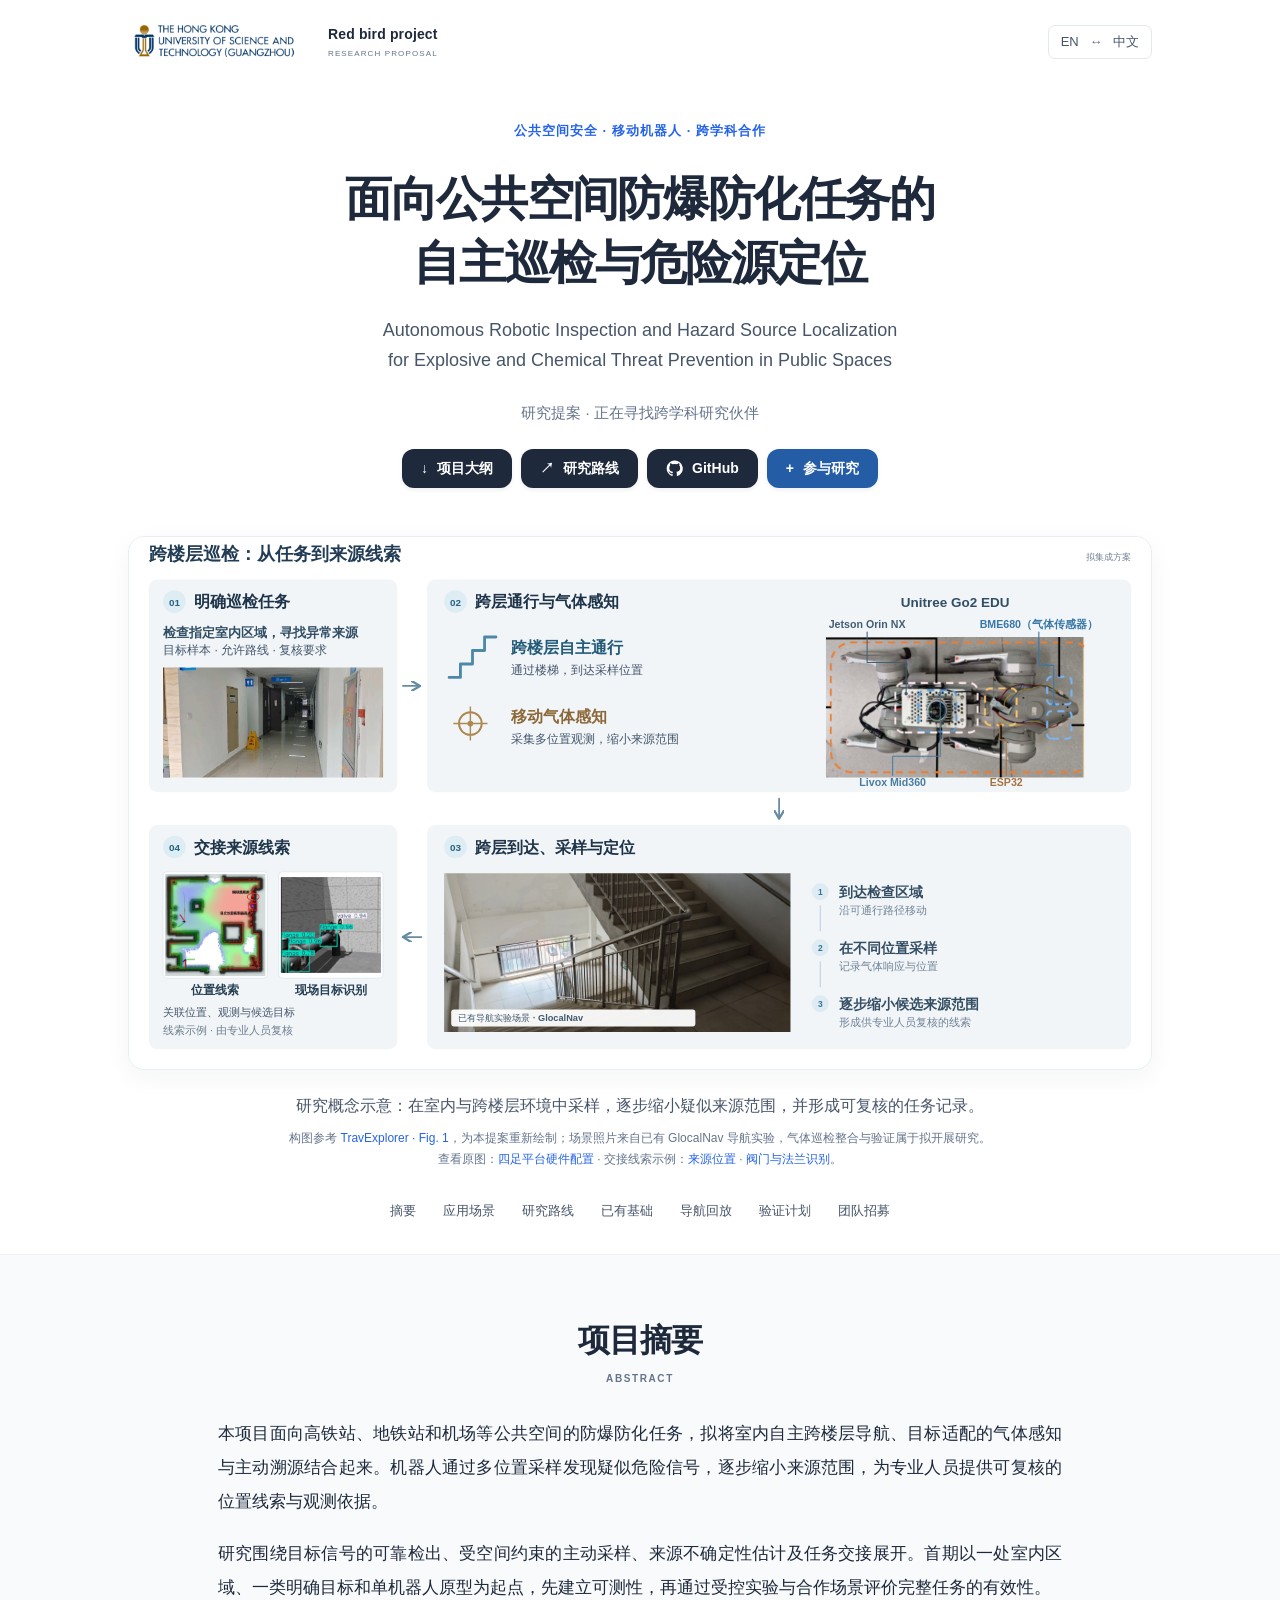
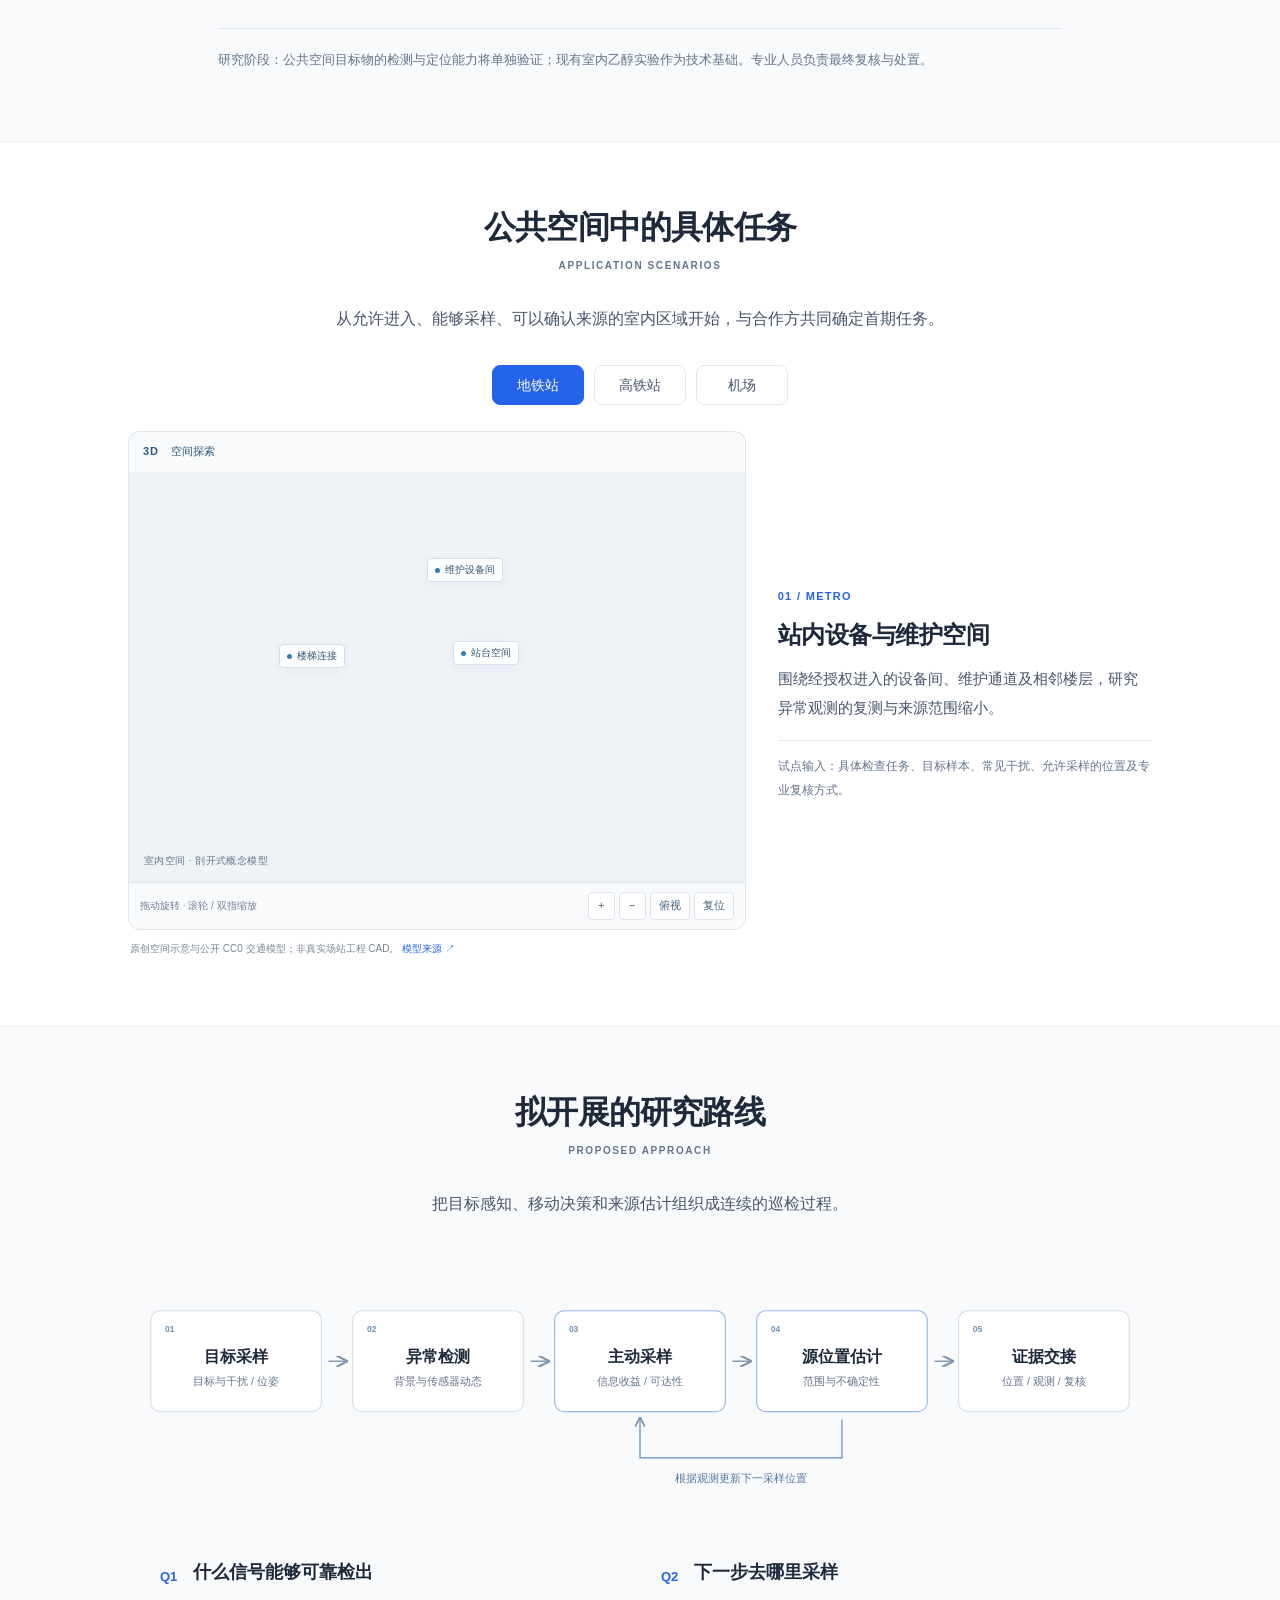
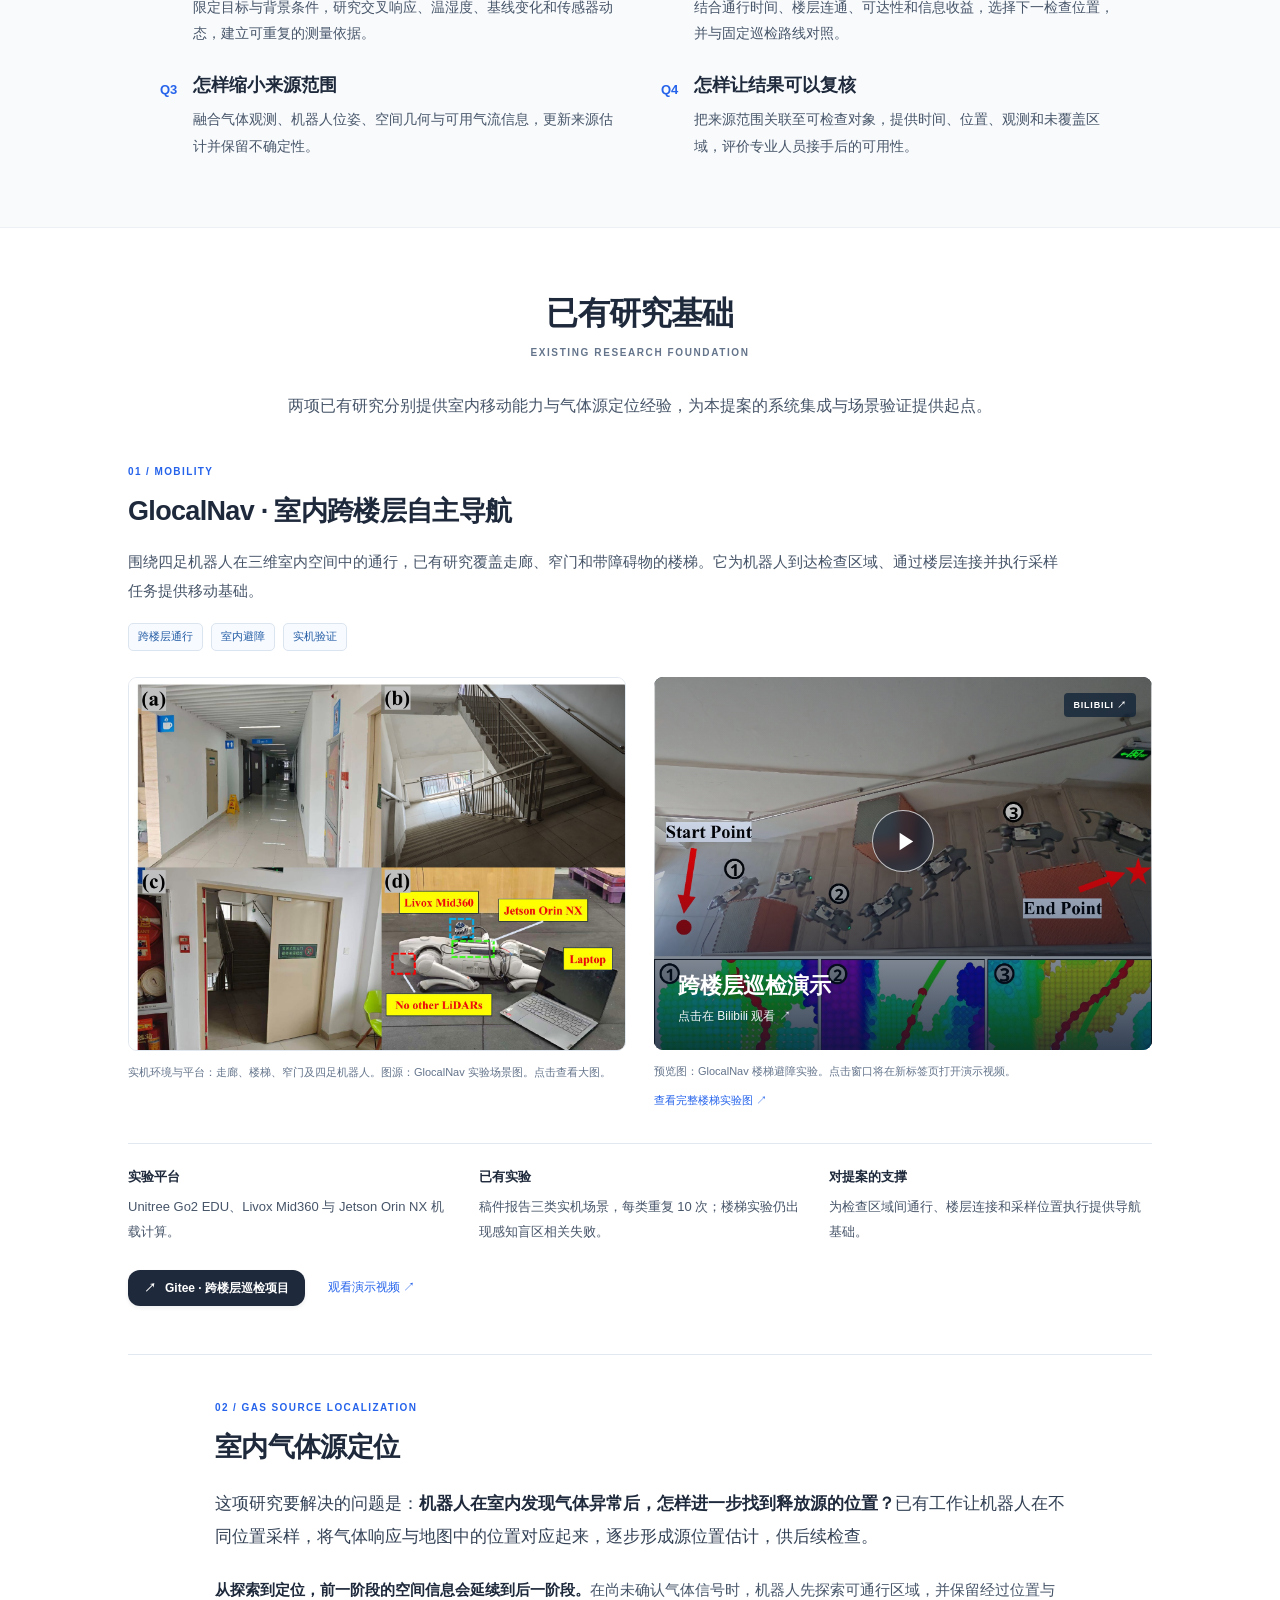
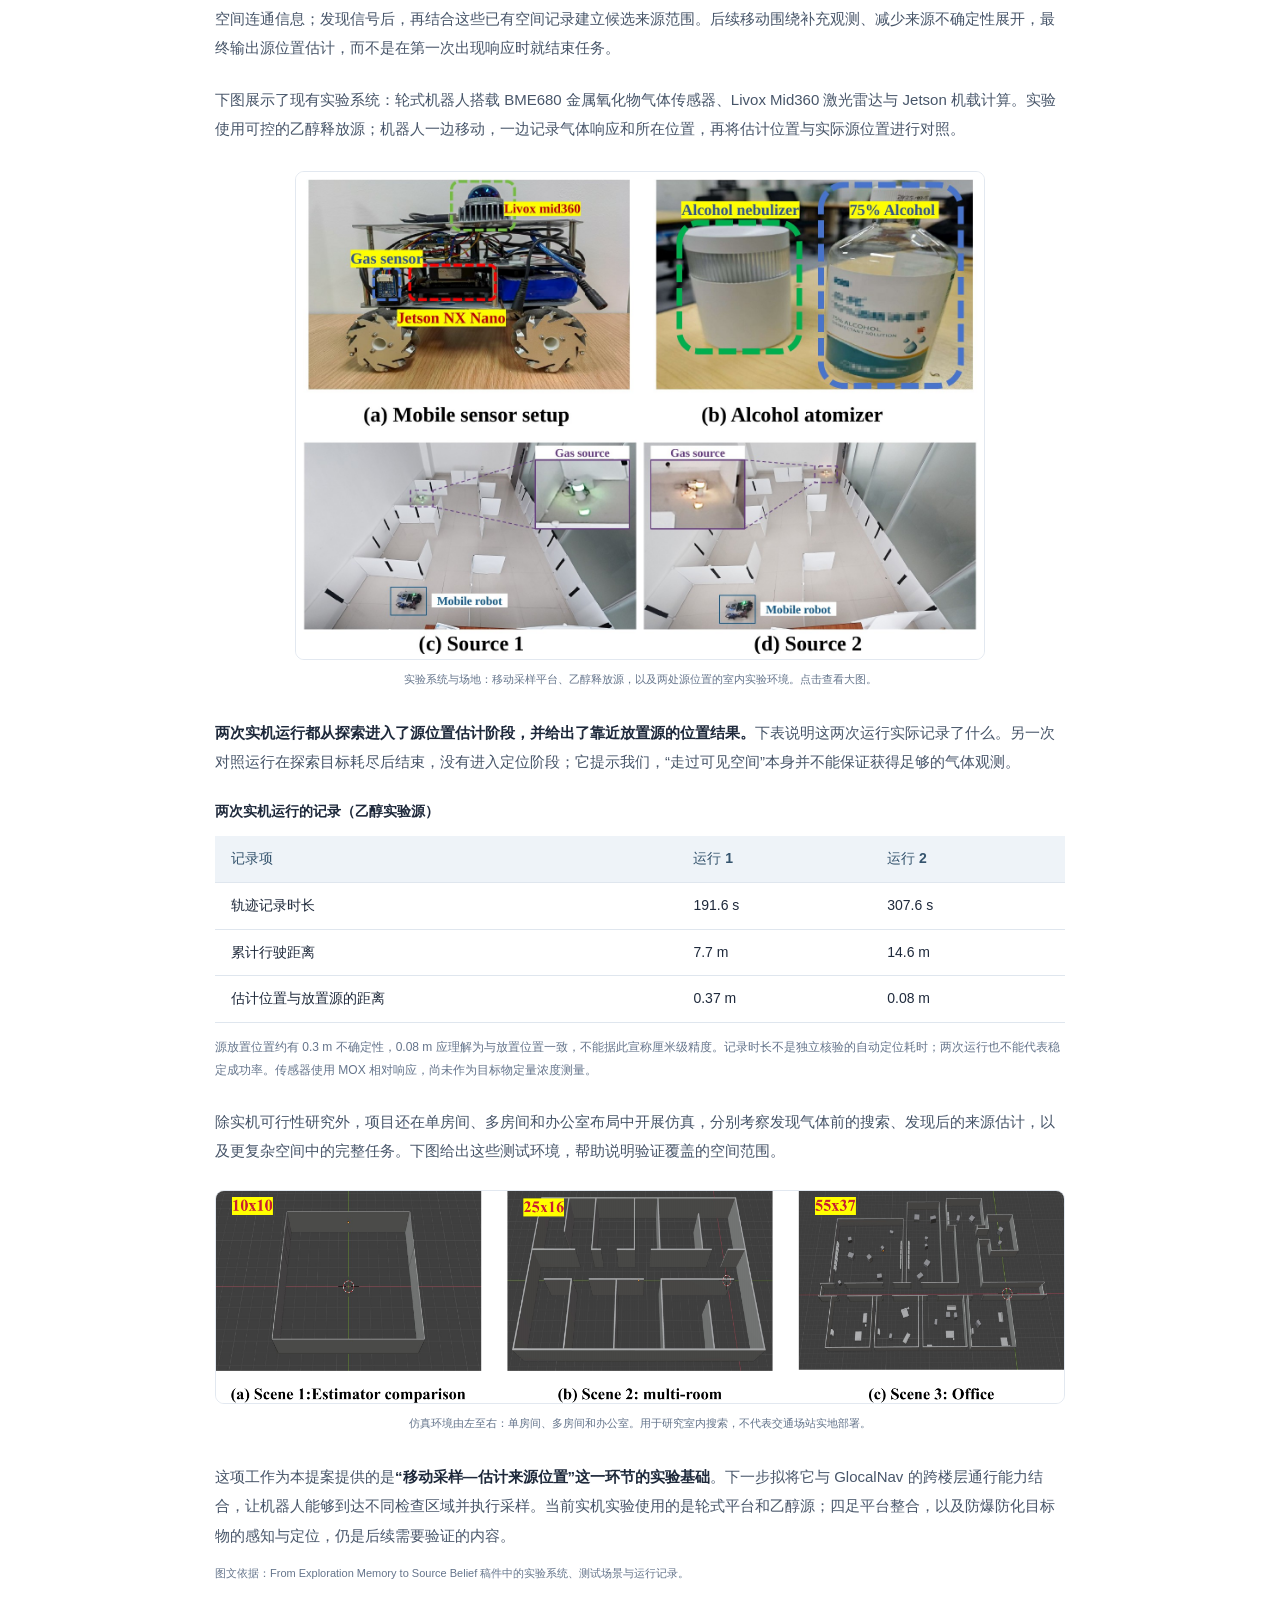
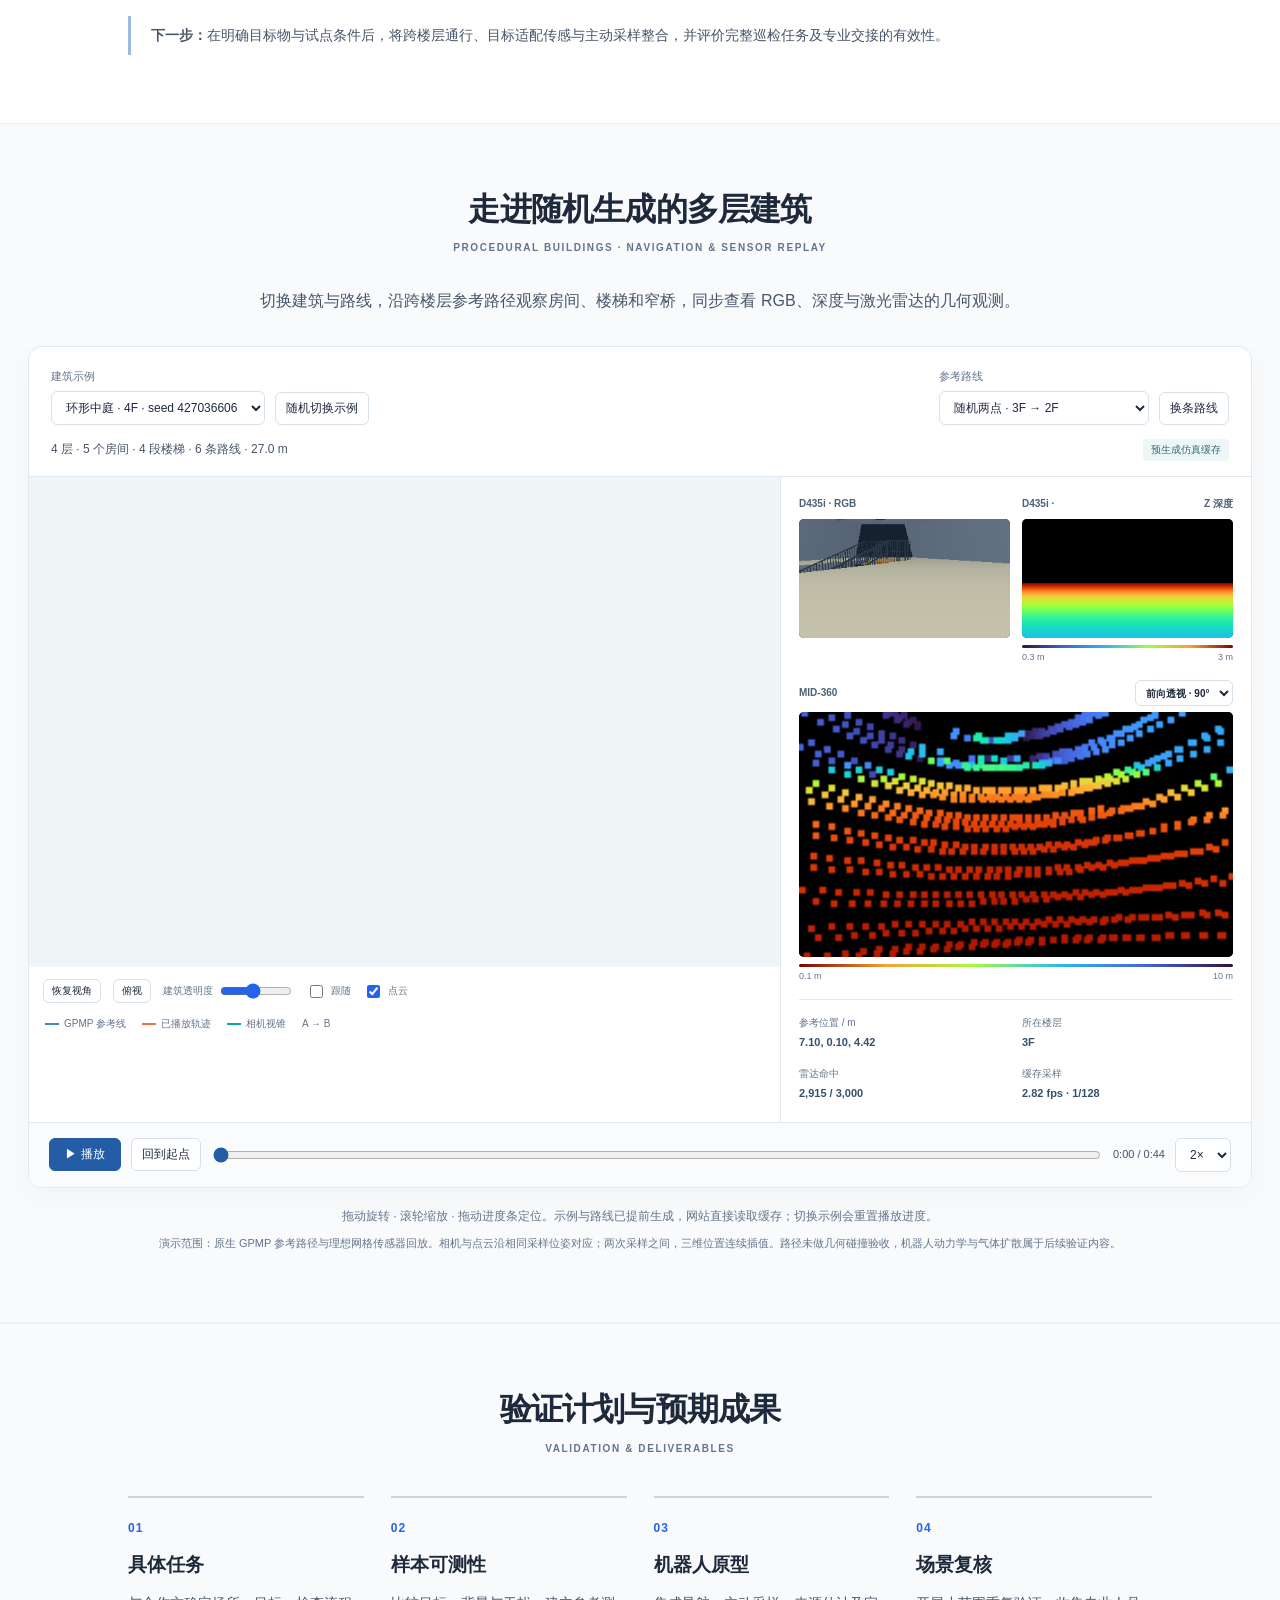
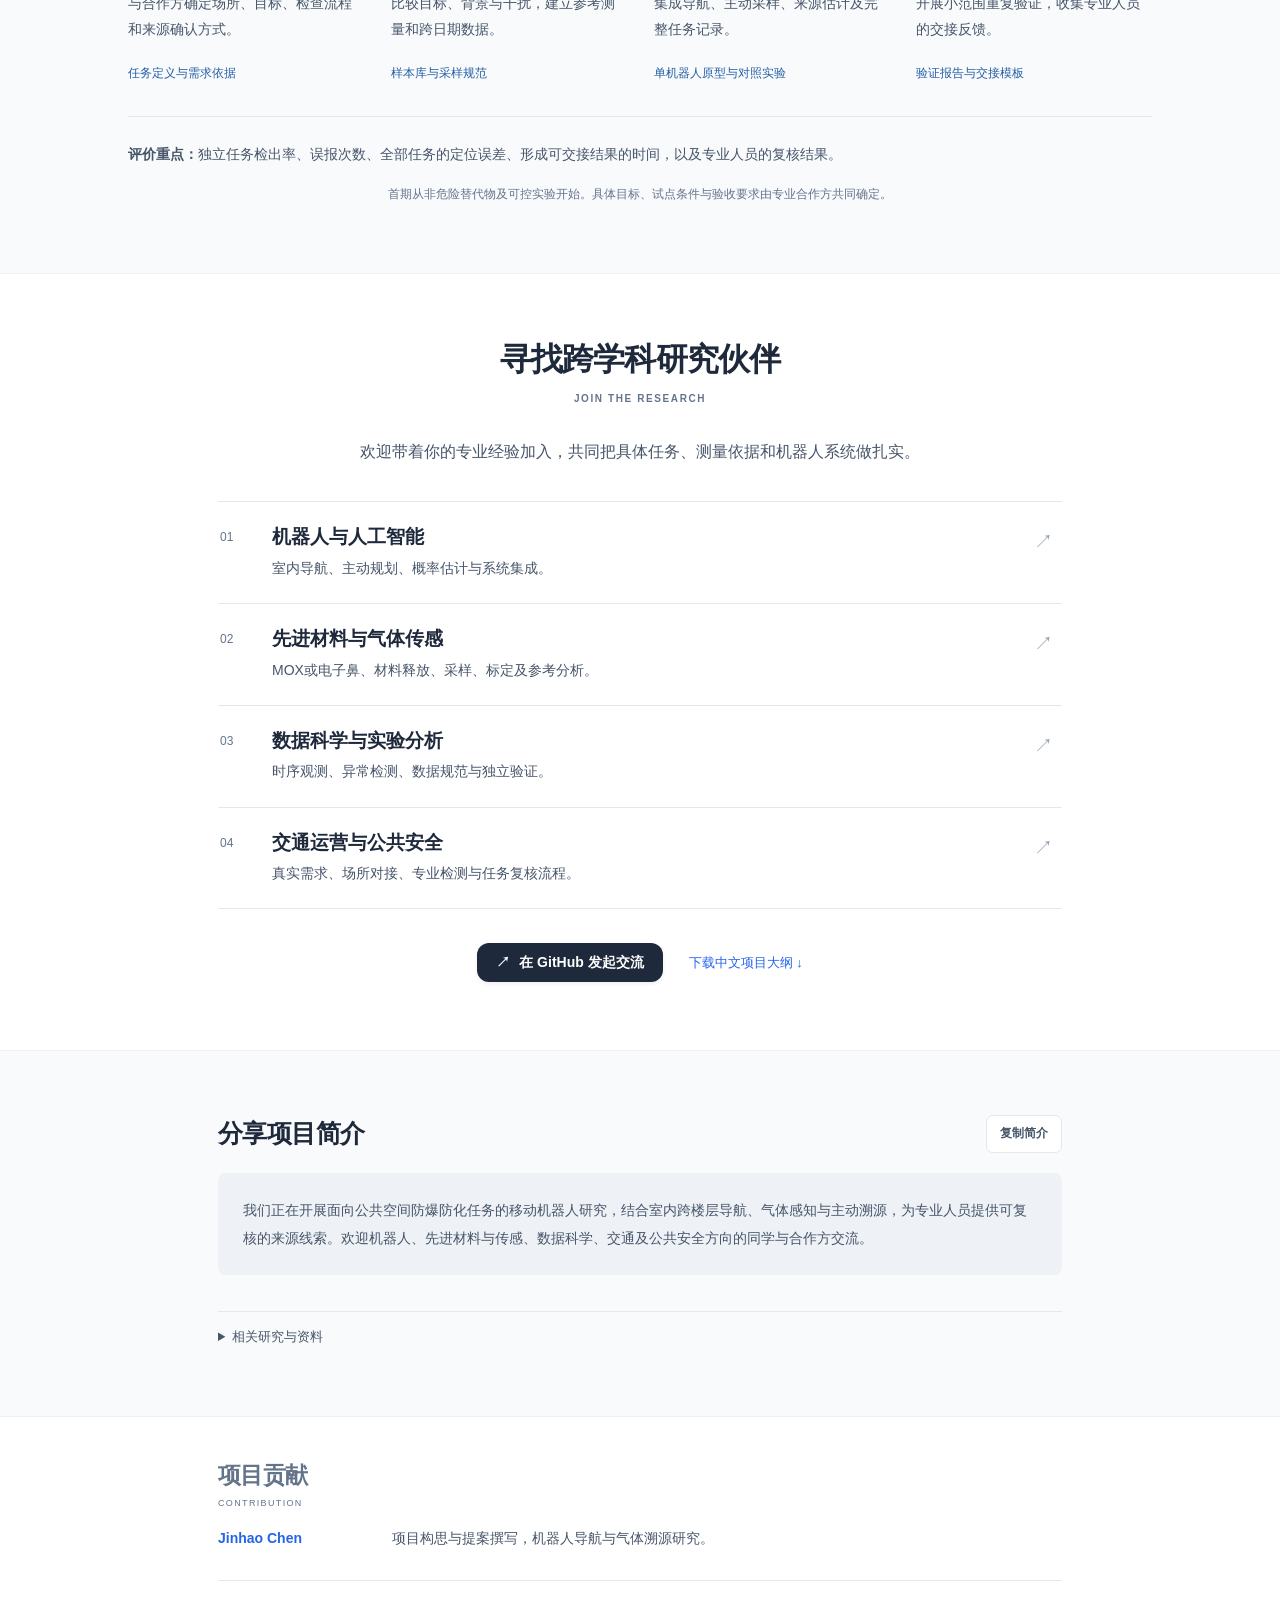
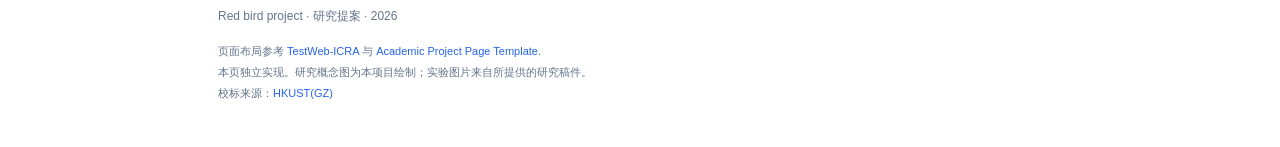
<file: index.html>
<!DOCTYPE html>
<html lang="zh-CN">
<head>
  <meta charset="utf-8">
  <meta name="viewport" content="width=device-width, initial-scale=1">
  <meta name="theme-color" content="#ffffff">
  <meta name="author" content="Jinhao Chen">
  <meta name="description" content="面向公共空间防爆防化任务的移动机器人研究提案，结合室内跨楼层导航、气体感知、主动溯源与可复核的任务交接。寻找跨学科研究伙伴。">
  <meta property="og:type" content="website">
  <meta property="og:title" content="公共空间防爆防化自主巡检与危险源定位">
  <meta property="og:description" content="室内跨楼层导航、气体感知与主动溯源。一个面向公共空间安全、欢迎跨学科合作的研究提案。">
  <title>公共空间防爆防化自主巡检与危险源定位 · Red bird project</title>
  <link rel="icon" href="./static/images/favicon.svg" type="image/svg+xml">
  <link rel="stylesheet" href="./static/css/site.css">
  <link rel="stylesheet" href="./static/css/navigation.css">
  <script type="importmap">{"imports":{"three":"./static/vendor/three/three.module.min.js"}}</script>
  <script defer src="./static/js/site.js"></script>
  <script type="module" src="./static/js/scenario-viewer.js"></script>
  <script type="module" src="./static/js/navigation-demo.js"></script>
</head>
<body>
  <a class="skip-link" href="#main-content">跳至正文 / Skip to content</a>
  <div class="masthead">
    <div class="topbar container">
      <div class="project-identity">
        <a class="university-logo" href="https://www.hkust-gz.edu.cn/" target="_blank" rel="noopener noreferrer" aria-label="HKUST(GZ) official website"><img src="./static/images/hkust-gz-logo.png" width="1920" height="494" alt="The Hong Kong University of Science and Technology (Guangzhou)"></a>
        <a class="top-label" href="#overview">Red bird project<span>RESEARCH PROPOSAL</span></a>
      </div>
      <button id="language-toggle" class="language-toggle" type="button" aria-label="Switch to English">EN <span aria-hidden="true">↔</span> 中文</button>
    </div>
  </div>
  <main id="main-content">
    <header class="publication-header container" id="overview">
      <p class="eyebrow" data-i18n="hero.eyebrow">公共空间安全 · 移动机器人 · 跨学科合作</p>
      <h1 data-i18n="hero.title">面向公共空间防爆防化任务的<br class="desktop-break">自主巡检与危险源定位</h1>
      <p class="english-title" data-i18n="hero.subtitle">Autonomous Robotic Inspection and Hazard Source Localization<br>for Explosive and Chemical Threat Prevention in Public Spaces</p>
      <p class="publication-status" data-i18n="hero.status">研究提案 · 正在寻找跨学科研究伙伴</p>
      <nav class="publication-links" aria-label="Project resources">
        <a class="resource-button" data-outline-link href="./static/docs/proposal-outline-zh.md" download><span aria-hidden="true">↓</span><span data-i18n="button.outline">项目大纲</span></a>
        <a class="resource-button" href="#method"><span aria-hidden="true">↗</span><span data-i18n="button.plan">研究路线</span></a>
        <a class="resource-button" href="https://github.com/CJJJ0416/FA-RBPF_GSL.github.io" target="_blank" rel="noopener noreferrer"><svg viewBox="0 0 24 24" aria-hidden="true"><path fill="currentColor" d="M12 .8A11.2 11.2 0 0 0 8.5 22.6c.6.1.8-.2.8-.5v-2.2c-3.3.7-4-1.4-4-1.4-.5-1.3-1.3-1.7-1.3-1.7-1.1-.7.1-.7.1-.7 1.2.1 1.8 1.2 1.8 1.2 1.1 1.9 2.8 1.3 3.5 1 .1-.8.4-1.3.7-1.6-2.6-.3-5.4-1.3-5.4-5.8 0-1.3.5-2.3 1.2-3.1-.1-.3-.5-1.5.1-3.1 0 0 1-.3 3.3 1.2a11.4 11.4 0 0 1 6 0C17.6 4.3 18.6 4.6 18.6 4.6c.7 1.6.3 2.8.2 3.1.7.8 1.2 1.8 1.2 3.1 0 4.5-2.8 5.5-5.5 5.8.5.4.8 1.1.8 2.2v3.3c0 .3.2.6.8.5A11.2 11.2 0 0 0 12 .8Z"/></svg><span>GitHub</span></a>
        <a class="resource-button accent" href="#team"><span aria-hidden="true">+</span><span data-i18n="button.join">参与研究</span></a>
      </nav>
    </header>

    <section class="teaser container" aria-label="Research concept">
      <div class="teaser-figure">
        <img id="concept-image" src="./static/images/mission-zh.svg" width="1440" height="750" alt="公共交通室内空间中，机器人巡检、气体感知、主动溯源与专业复核的研究概念图">
      </div>
      <p class="figure-caption" data-i18n="hero.caption">研究概念示意：在室内与跨楼层环境中采样，逐步缩小疑似来源范围，并形成可复核的任务记录。</p>
      <p class="figure-note" data-i18n="hero.note">构图参考 <a href="https://arxiv.org/abs/2605.19958" target="_blank" rel="noopener noreferrer">TravExplorer · Fig. 1</a>，为本提案重新绘制；场景照片来自已有 GlocalNav 导航实验，气体巡检整合与验证属于拟开展研究。</p>
      <p class="figure-note" data-i18n="hero.handover">查看原图：<a href="./static/images/research/quadruped-inspection-hardware.png" target="_blank" rel="noopener noreferrer">四足平台硬件配置</a> · 交接线索示例：<a href="./static/images/research/handover-location.png" target="_blank" rel="noopener noreferrer">来源位置</a> · <a href="./static/images/research/handover-target.png" target="_blank" rel="noopener noreferrer">阀门与法兰识别</a>。</p>
      <nav class="section-nav" aria-label="Sections">
        <a href="#abstract" data-i18n="nav.abstract">摘要</a><a href="#scenarios" data-i18n="nav.scenarios">应用场景</a><a href="#method" data-i18n="nav.method">研究路线</a><a href="#foundation" data-i18n="nav.foundation">已有基础</a><a href="#navigation-demo" data-i18n="nav.demo">导航回放</a><a href="#validation" data-i18n="nav.validation">验证计划</a><a href="#team" data-i18n="nav.team">团队招募</a>
      </nav>
    </section>

    <section class="section shaded" id="abstract">
      <div class="reading-width">
        <h2 data-i18n="abstract.title">项目摘要</h2>
        <p class="section-kicker">ABSTRACT</p>
        <div class="prose">
          <p data-i18n="abstract.p1">本项目面向高铁站、地铁站和机场等公共空间的防爆防化任务，拟将室内自主跨楼层导航、目标适配的气体感知与主动溯源结合起来。机器人通过多位置采样发现疑似危险信号，逐步缩小来源范围，为专业人员提供可复核的位置线索与观测依据。</p>
          <p data-i18n="abstract.p2">研究围绕目标信号的可靠检出、受空间约束的主动采样、来源不确定性估计及任务交接展开。首期以一处室内区域、一类明确目标和单机器人原型为起点，先建立可测性，再通过受控实验与合作场景评价完整任务的有效性。</p>
        </div>
        <p class="scope-note" data-i18n="abstract.scope">研究阶段：公共空间目标物的检测与定位能力将单独验证；现有室内乙醇实验作为技术基础。专业人员负责最终复核与处置。</p>
      </div>
    </section>

    <section class="section" id="scenarios">
      <div class="container">
        <h2 data-i18n="scenarios.title">公共空间中的具体任务</h2>
        <p class="section-kicker">APPLICATION SCENARIOS</p>
        <p class="section-intro" data-i18n="scenarios.intro">从允许进入、能够采样、可以确认来源的室内区域开始，与合作方共同确定首期任务。</p>
        <div class="scenario-tabs" role="tablist" aria-label="Transport settings">
          <button type="button" id="tab-metro" role="tab" aria-selected="true" aria-controls="scenario-panel" tabindex="0" data-scenario="metro" data-i18n="scenario.metro">地铁站</button>
          <button type="button" id="tab-rail" role="tab" aria-selected="false" aria-controls="scenario-panel" tabindex="-1" data-scenario="rail" data-i18n="scenario.rail">高铁站</button>
          <button type="button" id="tab-airport" role="tab" aria-selected="false" aria-controls="scenario-panel" tabindex="-1" data-scenario="airport" data-i18n="scenario.airport">机场</button>
        </div>
        <div class="scenario-panel" id="scenario-panel" role="tabpanel" aria-labelledby="tab-metro" tabindex="0">
          <figure class="scenario-3d">
            <div class="scene-toolbar">
              <span class="scene-tag">3D <span data-i18n="viewer.explore">空间探索</span></span>
            </div>
            <div class="scene-stage" id="scene-stage" aria-busy="true">
              <div class="scene-status" id="scene-status" role="status">正在加载三维场景… / Loading 3D scene…</div>
              <div class="scene-labels" id="scene-labels" aria-hidden="true"></div>
              <span class="scene-caption" data-i18n="viewer.cutaway">室内空间 · 剖开式概念模型</span>
            </div>
            <div class="scene-controls" role="group" aria-label="3D camera controls">
              <span class="scene-help" id="scene-help" data-i18n="viewer.help">拖动旋转 · 滚轮 / 双指缩放</span>
              <div>
                <button type="button" id="scene-zoom-in" aria-label="Zoom in">+</button>
                <button type="button" id="scene-zoom-out" aria-label="Zoom out">−</button>
                <button type="button" id="scene-top" data-i18n="viewer.top">俯视</button>
                <button type="button" id="scene-reset" data-i18n="viewer.reset">复位</button>
              </div>
            </div>
            <figcaption class="scene-credit"><span data-i18n="viewer.credit">原创空间示意与公开 CC0 交通模型；非真实场站工程 CAD。</span> <a href="./static/models/sources.html" target="_blank" rel="noopener noreferrer" data-i18n="viewer.sources">模型来源 ↗</a></figcaption>
          </figure>
          <div class="scenario-description">
            <span class="scenario-index" id="scenario-index">01 / METRO</span>
            <h3 id="scenario-title">站内设备与维护空间</h3>
            <p id="scenario-text">围绕经授权进入的设备间、维护通道及相邻楼层，研究异常观测的复测与来源范围缩小。</p>
            <p class="scenario-condition" id="scenario-condition">试点输入：具体检查任务、目标样本、常见干扰、允许采样的位置及专业复核方式。</p>
          </div>
        </div>
      </div>
    </section>

    <section class="section shaded" id="method">
      <div class="container">
        <h2 data-i18n="method.title">拟开展的研究路线</h2>
        <p class="section-kicker">PROPOSED APPROACH</p>
        <p class="section-intro" data-i18n="method.intro">把目标感知、移动决策和来源估计组织成连续的巡检过程。</p>
        <img class="architecture-image" id="architecture-image" src="./static/images/architecture-zh.svg" width="1440" height="390" loading="lazy" alt="目标采样、异常检测、主动采样、源位置估计和证据交接的研究架构">
        <div class="research-questions">
          <article><span>Q1</span><div><h3 data-i18n="q1.title">什么信号能够可靠检出</h3><p data-i18n="q1.text">限定目标与背景条件，研究交叉响应、温湿度、基线变化和传感器动态，建立可重复的测量依据。</p></div></article>
          <article><span>Q2</span><div><h3 data-i18n="q2.title">下一步去哪里采样</h3><p data-i18n="q2.text">结合通行时间、楼层连通、可达性和信息收益，选择下一检查位置，并与固定巡检路线对照。</p></div></article>
          <article><span>Q3</span><div><h3 data-i18n="q3.title">怎样缩小来源范围</h3><p data-i18n="q3.text">融合气体观测、机器人位姿、空间几何与可用气流信息，更新来源估计并保留不确定性。</p></div></article>
          <article><span>Q4</span><div><h3 data-i18n="q4.title">怎样让结果可以复核</h3><p data-i18n="q4.text">把来源范围关联至可检查对象，提供时间、位置、观测和未覆盖区域，评价专业人员接手后的可用性。</p></div></article>
        </div>
      </div>
    </section>

    <section class="section" id="foundation">
      <div class="container">
        <h2 data-i18n="foundation.title">已有研究基础</h2>
        <p class="section-kicker">EXISTING RESEARCH FOUNDATION</p>
        <p class="section-intro" data-i18n="foundation.intro">两项已有研究分别提供室内移动能力与气体源定位经验，为本提案的系统集成与场景验证提供起点。</p>

        <article class="research-study" id="glocalnav">
          <div class="study-heading"><span class="study-index">01 / MOBILITY</span><h3 data-i18n="navStudy.title">GlocalNav · 室内跨楼层自主导航</h3></div>
          <p class="study-lead" data-i18n="navStudy.lead">围绕四足机器人在三维室内空间中的通行，已有研究覆盖走廊、窄门和带障碍物的楼梯。它为机器人到达检查区域、通过楼层连接并执行采样任务提供移动基础。</p>
          <ul class="capability-tags" aria-label="Navigation research topics"><li data-i18n="navStudy.tag1">跨楼层通行</li><li data-i18n="navStudy.tag2">室内避障</li><li data-i18n="navStudy.tag3">实机验证</li></ul>
          <div class="research-gallery navigation-gallery">
            <figure>
              <a class="research-image-link" href="./static/images/research/navigation-scenes.jpg" target="_blank" rel="noopener noreferrer" aria-labelledby="navigation-scenes-caption"><img src="./static/images/research/navigation-scenes.jpg" width="1600" height="1200" loading="lazy" data-i18n-alt="navStudy.scenesAlt" alt="GlocalNav 实机实验的走廊、楼梯、窄门及 Go2 EDU 四足平台"></a>
              <figcaption id="navigation-scenes-caption" data-i18n="navStudy.scenesCaption">实机环境与平台：走廊、楼梯、窄门及四足机器人。图源：GlocalNav 实验场景图。点击查看大图。</figcaption>
            </figure>
            <figure class="video-figure">
              <a class="video-window" href="https://www.bilibili.com/video/BV1XtrTBrEcE/" target="_blank" rel="noopener noreferrer" aria-labelledby="navigation-video-title">
                <img src="./static/images/research/navigation-stairs.jpg" width="1600" height="1555" loading="lazy" data-i18n-alt="navStudy.videoAlt" alt="GlocalNav 楼梯避障实验，用作跨楼层巡检演示视频的入口预览图">
                <span class="video-badge">BILIBILI ↗</span>
                <span class="play-symbol" aria-hidden="true"><svg viewBox="0 0 32 32"><path d="M12 7 26 16 12 25Z" fill="currentColor"/></svg></span>
                <span class="video-copy"><strong id="navigation-video-title" data-i18n="navStudy.videoTitle">跨楼层巡检演示</strong><span data-i18n="navStudy.videoAction">点击在 Bilibili 观看 ↗</span></span>
              </a>
              <figcaption data-i18n="navStudy.videoCaption">预览图：GlocalNav 楼梯避障实验。点击窗口将在新标签页打开演示视频。</figcaption>
              <a class="text-link" href="./static/images/research/navigation-stairs.jpg" target="_blank" rel="noopener noreferrer" data-i18n="navStudy.figureLink">查看完整楼梯实验图 ↗</a>
            </figure>
          </div>
          <div class="study-facts">
            <div><h4 data-i18n="study.platform">实验平台</h4><p data-i18n="navStudy.platform">Unitree Go2 EDU、Livox Mid360 与 Jetson Orin NX 机载计算。</p></div>
            <div><h4 data-i18n="study.evidence">已有实验</h4><p data-i18n="navStudy.evidence">稿件报告三类实机场景，每类重复 10 次；楼梯实验仍出现感知盲区相关失败。</p></div>
            <div><h4 data-i18n="study.relevance">对提案的支撑</h4><p data-i18n="navStudy.relevance">为检查区域间通行、楼层连接和采样位置执行提供导航基础。</p></div>
          </div>
          <div class="study-links"><a class="resource-button" href="https://gitee.com/fdsf3e2342/3d_navi_ros2" target="_blank" rel="noopener noreferrer"><span aria-hidden="true">↗</span><span data-i18n="navStudy.repo">Gitee · 跨楼层巡检项目</span></a><a class="text-link" href="https://www.bilibili.com/video/BV1XtrTBrEcE/" target="_blank" rel="noopener noreferrer" data-i18n="navStudy.watch">观看演示视频 ↗</a></div>
        </article>

        <article class="research-study gas-story" id="gas-localization">
          <div class="study-heading"><span class="study-index">02 / GAS SOURCE LOCALIZATION</span><h3 data-i18n="gasStudy.title">室内气体源定位</h3></div>
          <div class="gas-narrative">
            <p class="gas-opening" data-i18n="gasStudy.lead">这项研究要解决的问题是：<strong>机器人在室内发现气体异常后，怎样进一步找到释放源的位置？</strong>已有工作让机器人在不同位置采样，将气体响应与地图中的位置对应起来，逐步形成源位置估计，供后续检查。</p>
            <p data-i18n="gasStudy.process"><strong>从探索到定位，前一阶段的空间信息会延续到后一阶段。</strong>在尚未确认气体信号时，机器人先探索可通行区域，并保留经过位置与空间连通信息；发现信号后，再结合这些已有空间记录建立候选来源范围。后续移动围绕补充观测、减少来源不确定性展开，最终输出源位置估计，而不是在第一次出现响应时就结束任务。</p>
            <p data-i18n="gasStudy.platform">下图展示了现有实验系统：轮式机器人搭载 BME680 金属氧化物气体传感器、Livox Mid360 激光雷达与 Jetson 机载计算。实验使用可控的乙醇释放源；机器人一边移动，一边记录气体响应和所在位置，再将估计位置与实际源位置进行对照。</p>
            <figure class="gas-hardware-figure">
              <a class="research-image-link" href="./static/images/research/gas-hardware.jpg" target="_blank" rel="noopener noreferrer" aria-labelledby="gas-hardware-caption"><img src="./static/images/research/gas-hardware.jpg" width="1600" height="1132" loading="lazy" data-i18n-alt="gasStudy.hardwareAlt" alt="轮式气体采样平台、乙醇实验源与两处实验源位置的照片"></a>
              <figcaption id="gas-hardware-caption" data-i18n="gasStudy.hardwareCaption">实验系统与场地：移动采样平台、乙醇释放源，以及两处源位置的室内实验环境。点击查看大图。</figcaption>
            </figure>
            <p data-i18n="gasStudy.evidence"><strong>两次实机运行都从探索进入了源位置估计阶段，并给出了靠近放置源的位置结果。</strong>下表说明这两次运行实际记录了什么。另一次对照运行在探索目标耗尽后结束，没有进入定位阶段；它提示我们，“走过可见空间”本身并不能保证获得足够的气体观测。</p>
            <div class="gas-results-wrap"><table class="gas-results"><caption data-i18n="gasStudy.tableCaption">两次实机运行的记录（乙醇实验源）</caption><thead><tr><th scope="col" data-i18n="gasStudy.metric">记录项</th><th scope="col" data-i18n="gasStudy.trial1">运行 1</th><th scope="col" data-i18n="gasStudy.trial2">运行 2</th></tr></thead><tbody><tr><th scope="row" data-i18n="gasStudy.duration">轨迹记录时长</th><td>191.6 s</td><td>307.6 s</td></tr><tr><th scope="row" data-i18n="gasStudy.travel">累计行驶距离</th><td>7.7 m</td><td>14.6 m</td></tr><tr><th scope="row" data-i18n="gasStudy.error">估计位置与放置源的距离</th><td>0.37 m</td><td>0.08 m</td></tr></tbody></table></div>
            <p class="gas-results-note" data-i18n="gasStudy.measurement">源放置位置约有 0.3 m 不确定性，0.08 m 应理解为与放置位置一致，不能据此宣称厘米级精度。记录时长不是独立核验的自动定位耗时；两次运行也不能代表稳定成功率。传感器使用 MOX 相对响应，尚未作为目标物定量浓度测量。</p>
            <p data-i18n="gasStudy.simulationLead">除实机可行性研究外，项目还在单房间、多房间和办公室布局中开展仿真，分别考察发现气体前的搜索、发现后的来源估计，以及更复杂空间中的完整任务。下图给出这些测试环境，帮助说明验证覆盖的空间范围。</p>
            <figure class="gas-simulation-figure"><a class="research-image-link" href="./static/images/research/gas-simulation.png" target="_blank" rel="noopener noreferrer" aria-labelledby="gas-simulation-caption"><img src="./static/images/research/gas-simulation.png" width="1600" height="400" loading="lazy" data-i18n-alt="gasStudy.simulationAlt" alt="气体源定位研究使用的单房间、多房间和办公室三类仿真环境"></a><figcaption id="gas-simulation-caption" data-i18n="gasStudy.simulationCaption">仿真环境由左至右：单房间、多房间和办公室。用于研究室内搜索，不代表交通场站实地部署。</figcaption></figure>
            <p class="gas-proposal-link" data-i18n="gasStudy.relevance">这项工作为本提案提供的是<strong>“移动采样—估计来源位置”这一环节的实验基础</strong>。下一步拟将它与 GlocalNav 的跨楼层通行能力结合，让机器人能够到达不同检查区域并执行采样。当前实机实验使用的是轮式平台和乙醇源；四足平台整合，以及防爆防化目标物的感知与定位，仍是后续需要验证的内容。</p>
            <p class="gas-source-note" data-i18n="gasStudy.source">图文依据：From Exploration Memory to Source Belief 稿件中的实验系统、测试场景与运行记录。</p>
          </div>
        </article>
        <p class="foundation-bridge" data-i18n="foundation.bridge"><strong>下一步：</strong>在明确目标物与试点条件后，将跨楼层通行、目标适配传感与主动采样整合，并评价完整巡检任务及专业交接的有效性。</p>
      </div>
    </section>

    <section class="section shaded" id="navigation-demo" aria-labelledby="navigation-title">
      <div class="navigation-shell">
        <h2 id="navigation-title" data-i18n="navigation.title">走进随机生成的多层建筑</h2>
        <p class="section-kicker">PROCEDURAL BUILDINGS · NAVIGATION & SENSOR REPLAY</p>
        <p class="section-intro" data-i18n="navigation.intro">切换建筑与路线，沿跨楼层参考路径观察房间、楼梯和窄桥，同步查看 RGB、深度与激光雷达的几何观测。</p>
        <div class="navigation-demo" id="navigation-player" aria-busy="true">
          <div class="navigation-toolbar">
            <label><span data-i18n="navigation.map">建筑示例</span><select id="nav-map" disabled aria-label="建筑示例 / Building example"></select></label>
            <button type="button" id="nav-shuffle-map" disabled data-i18n="navigation.shuffleMap">随机切换示例</button>
            <label class="navigation-route-label"><span data-i18n="navigation.route">参考路线</span><select id="nav-route" disabled aria-label="参考路线 / Reference route"></select></label>
            <button type="button" id="nav-shuffle-route" disabled data-i18n="navigation.shuffleRoute">换条路线</button>
          </div>
          <div class="navigation-summary"><span id="nav-summary"></span><span class="navigation-badge" data-i18n="navigation.badge">预生成仿真缓存</span></div>
          <div id="nav-status" class="navigation-status" role="status" aria-live="polite">滚动到此处后加载交互回放…</div>
          <div class="navigation-views">
            <div class="navigation-world">
              <div id="nav-stage" class="navigation-stage" aria-label="可旋转的建筑与路线 / Interactive building and route" tabindex="0"><div id="nav-labels" class="navigation-labels" aria-hidden="true"><span id="nav-start-label">A</span><span id="nav-goal-label">B</span></div></div>
              <div class="navigation-view-controls"><button type="button" id="nav-reset" disabled data-i18n="navigation.reset">恢复视角</button><button type="button" id="nav-top" disabled data-i18n="navigation.top">俯视</button><label><span data-i18n="navigation.opacity">建筑透明度</span><input id="nav-opacity" type="range" min="0.05" max="0.8" value="0.38" step="0.01"></label><label><input type="checkbox" id="nav-follow"><span data-i18n="navigation.follow">跟随</span></label><label><input type="checkbox" id="nav-points" checked><span data-i18n="navigation.points">点云</span></label></div>
              <div class="navigation-legend"><span><i class="reference"></i><span data-i18n="navigation.reference">GPMP 参考线</span></span><span><i class="trail"></i><span data-i18n="navigation.trail">已播放轨迹</span></span><span><i class="depth"></i><span data-i18n="navigation.frustum">相机视锥</span></span><span>A → B</span></div>
            </div>
            <div class="navigation-sensors">
              <div class="navigation-camera-pair">
                <figure><figcaption>D435i · RGB</figcaption><img id="nav-rgb" alt="仿真 RGB / Synthetic RGB" width="320" height="180"></figure>
                <figure><figcaption>D435i · <span data-i18n="navigation.depth">Z 深度</span></figcaption><img id="nav-depth" alt="仿真光轴 Z 深度 / Synthetic optical Z depth" width="320" height="180"><div class="navigation-depth-key"></div><div class="navigation-range"><span>0.3 m</span><span>3 m</span></div></figure>
              </div>
              <figure class="navigation-lidar"><figcaption>MID-360 <select id="nav-lidar-view" aria-label="LiDAR 投影视图 / LiDAR projection"><option value="perspective" data-i18n="navigation.perspective">前向透视 · 90°</option><option value="panorama" data-i18n="navigation.panorama">360° 全景</option></select></figcaption><img id="nav-lidar" alt="同一位姿的激光雷达距离图 / LiDAR range image at the replay pose" width="192" height="108"><div class="navigation-lidar-key"></div><div class="navigation-range"><span>0.1 m</span><span>10 m</span></div></figure>
              <div class="navigation-readout"><div><span data-i18n="navigation.position">参考位置 / m</span><strong id="nav-position">—</strong></div><div><span data-i18n="navigation.floor">所在楼层</span><strong id="nav-floor">—</strong></div><div><span data-i18n="navigation.hits">雷达命中</span><strong id="nav-hits">—</strong></div><div><span data-i18n="navigation.sampling">缓存采样</span><strong id="nav-sampling">—</strong></div></div>
            </div>
          </div>
          <div class="navigation-playbar"><button type="button" id="nav-play" disabled>▶ <span data-i18n="navigation.play">播放</span></button><button type="button" id="nav-restart" disabled data-i18n="navigation.restart">回到起点</button><input type="range" id="nav-seek" min="0" max="1" step="0.001" value="0" disabled aria-label="播放进度 / Playback progress"><output id="nav-clock">0:00 / 0:00</output><select id="nav-speed" aria-label="播放速度 / Playback speed"><option value="1">1×</option><option value="2" selected>2×</option><option value="4">4×</option><option value="8">8×</option></select></div>
        </div>
        <p class="navigation-help" data-i18n="navigation.help">拖动旋转 · 滚轮缩放 · 拖动进度条定位。示例与路线已提前生成，网站直接读取缓存；切换示例会重置播放进度。</p>
        <p class="navigation-scope" data-i18n="navigation.scope">演示范围：原生 GPMP 参考路径与理想网格传感器回放。相机与点云沿相同采样位姿对应；两次采样之间，三维位置连续插值。路径未做几何碰撞验收，机器人动力学与气体扩散属于后续验证内容。</p>
      </div>
    </section>

    <section class="section shaded" id="validation">
      <div class="container">
        <h2 data-i18n="validation.title">验证计划与预期成果</h2>
        <p class="section-kicker">VALIDATION & DELIVERABLES</p>
        <ol class="roadmap">
          <li><span class="phase-number">01</span><h3 data-i18n="phase1.title">具体任务</h3><p data-i18n="phase1.text">与合作方确定场所、目标、检查流程和来源确认方式。</p><span class="deliverable" data-i18n="phase1.output">任务定义与需求依据</span></li>
          <li><span class="phase-number">02</span><h3 data-i18n="phase2.title">样本可测性</h3><p data-i18n="phase2.text">比较目标、背景与干扰，建立参考测量和跨日期数据。</p><span class="deliverable" data-i18n="phase2.output">样本库与采样规范</span></li>
          <li><span class="phase-number">03</span><h3 data-i18n="phase3.title">机器人原型</h3><p data-i18n="phase3.text">集成导航、主动采样、来源估计及完整任务记录。</p><span class="deliverable" data-i18n="phase3.output">单机器人原型与对照实验</span></li>
          <li><span class="phase-number">04</span><h3 data-i18n="phase4.title">场景复核</h3><p data-i18n="phase4.text">开展小范围重复验证，收集专业人员的交接反馈。</p><span class="deliverable" data-i18n="phase4.output">验证报告与交接模板</span></li>
        </ol>
        <p class="metrics-line" data-i18n="validation.metrics"><strong>评价重点：</strong>独立任务检出率、误报次数、全部任务的定位误差、形成可交接结果的时间，以及专业人员的复核结果。</p>
        <p class="figure-note" data-i18n="validation.conditions">首期从非危险替代物及可控实验开始。具体目标、试点条件与验收要求由专业合作方共同确定。</p>
      </div>
    </section>

    <section class="section" id="team">
      <div class="reading-width">
        <h2 data-i18n="team.title">寻找跨学科研究伙伴</h2>
        <p class="section-kicker">JOIN THE RESEARCH</p>
        <p class="section-intro" data-i18n="team.intro">欢迎带着你的专业经验加入，共同把具体任务、测量依据和机器人系统做扎实。</p>
        <div class="team-list">
          <article><span>01</span><div><h3 data-i18n="team.robotics">机器人与人工智能</h3><p data-i18n="team.roboticsText">室内导航、主动规划、概率估计与系统集成。</p></div><span class="role-mark" aria-hidden="true">↗</span></article>
          <article><span>02</span><div><h3 data-i18n="team.materials">先进材料与气体传感</h3><p data-i18n="team.materialsText">MOX或电子鼻、材料释放、采样、标定及参考分析。</p></div><span class="role-mark" aria-hidden="true">↗</span></article>
          <article><span>03</span><div><h3 data-i18n="team.data">数据科学与实验分析</h3><p data-i18n="team.dataText">时序观测、异常检测、数据规范与独立验证。</p></div><span class="role-mark" aria-hidden="true">↗</span></article>
          <article><span>04</span><div><h3 data-i18n="team.transport">交通运营与公共安全</h3><p data-i18n="team.transportText">真实需求、场所对接、专业检测与任务复核流程。</p></div><span class="role-mark" aria-hidden="true">↗</span></article>
        </div>
        <div class="join-actions"><a class="resource-button" href="https://github.com/CJJJ0416/FA-RBPF_GSL.github.io/issues/new?template=collaboration.yml" target="_blank" rel="noopener noreferrer"><span aria-hidden="true">↗</span><span data-i18n="team.contact">在 GitHub 发起交流</span></a><a class="text-link" data-outline-link href="./static/docs/proposal-outline-zh.md" download data-i18n="team.download">下载中文项目大纲 ↓</a></div>
      </div>
    </section>

    <section class="section shaded" id="resources">
      <div class="reading-width">
        <div class="share-header"><h2 data-i18n="share.title">分享项目简介</h2><button class="copy-button" id="copy-summary" type="button" data-i18n="share.copy">复制简介</button></div>
        <p class="share-summary" id="share-summary" data-i18n="share.summary">我们正在开展面向公共空间防爆防化任务的移动机器人研究，结合室内跨楼层导航、气体感知与主动溯源，为专业人员提供可复核的来源线索。欢迎机器人、先进材料与传感、数据科学、交通及公共安全方向的同学与合作方交流。</p>
        <p id="copy-status" role="status" aria-live="polite"></p>
        <details class="references"><summary data-i18n="references.title">相关研究与资料</summary><ul><li><a href="https://doi.org/10.1109/TRO.2024.3426368" target="_blank" rel="noopener noreferrer">Ojeda et al. Robotic Gas Source Localization With Probabilistic Mapping and Online Dispersion Simulation. IEEE T-RO, 2024.</a></li><li><a href="https://www.bosch-sensortec.com/products/environmental-sensors/gas-sensors/bme680/" target="_blank" rel="noopener noreferrer" data-i18n="references.bosch">Bosch Sensortec：BME680官方资料</a></li><li data-i18n="references.internal">研究素材：GlocalNav 与 From Exploration Memory to Source Belief 两份稿件的实验环境、平台及验证描述。实机与仿真范围分别见“已有研究基础”。</li></ul></details>
      </div>
    </section>
  </main>
  <footer class="footer"><div class="reading-width">
    <section class="contribution" id="contribution" aria-labelledby="contribution-title">
      <h2 id="contribution-title" data-i18n="contribution.title">项目贡献</h2>
      <p class="contribution-kicker">CONTRIBUTION</p>
      <div class="contributor"><a href="https://github.com/CJJJ0416" target="_blank" rel="noopener noreferrer">Jinhao Chen</a><p data-i18n="contribution.role">项目构思与提案撰写，机器人导航与气体溯源研究。</p></div>
    </section>
    <p class="footer-project">Red bird project · <span data-i18n="footer.status">研究提案 · 2026</span></p>
    <p class="credits"><span data-i18n="footer.credit">页面布局参考</span> <a href="https://sust-test-org.github.io/TestWeb-ICRA.github.io/" target="_blank" rel="noopener noreferrer">TestWeb-ICRA</a> <span data-i18n="footer.and">与</span> <a href="https://github.com/eliahuhorwitz/Academic-project-page-template" target="_blank" rel="noopener noreferrer">Academic Project Page Template</a>.<br><span data-i18n="footer.original">本页独立实现。研究概念图为本项目绘制；实验图片来自所提供的研究稿件。</span><br><span data-i18n="footer.logo">校标来源：</span><a href="https://www.hkust-gz.edu.cn/" target="_blank" rel="noopener noreferrer">HKUST(GZ)</a></p>
  </div></footer>
</body>
</html>
</file>
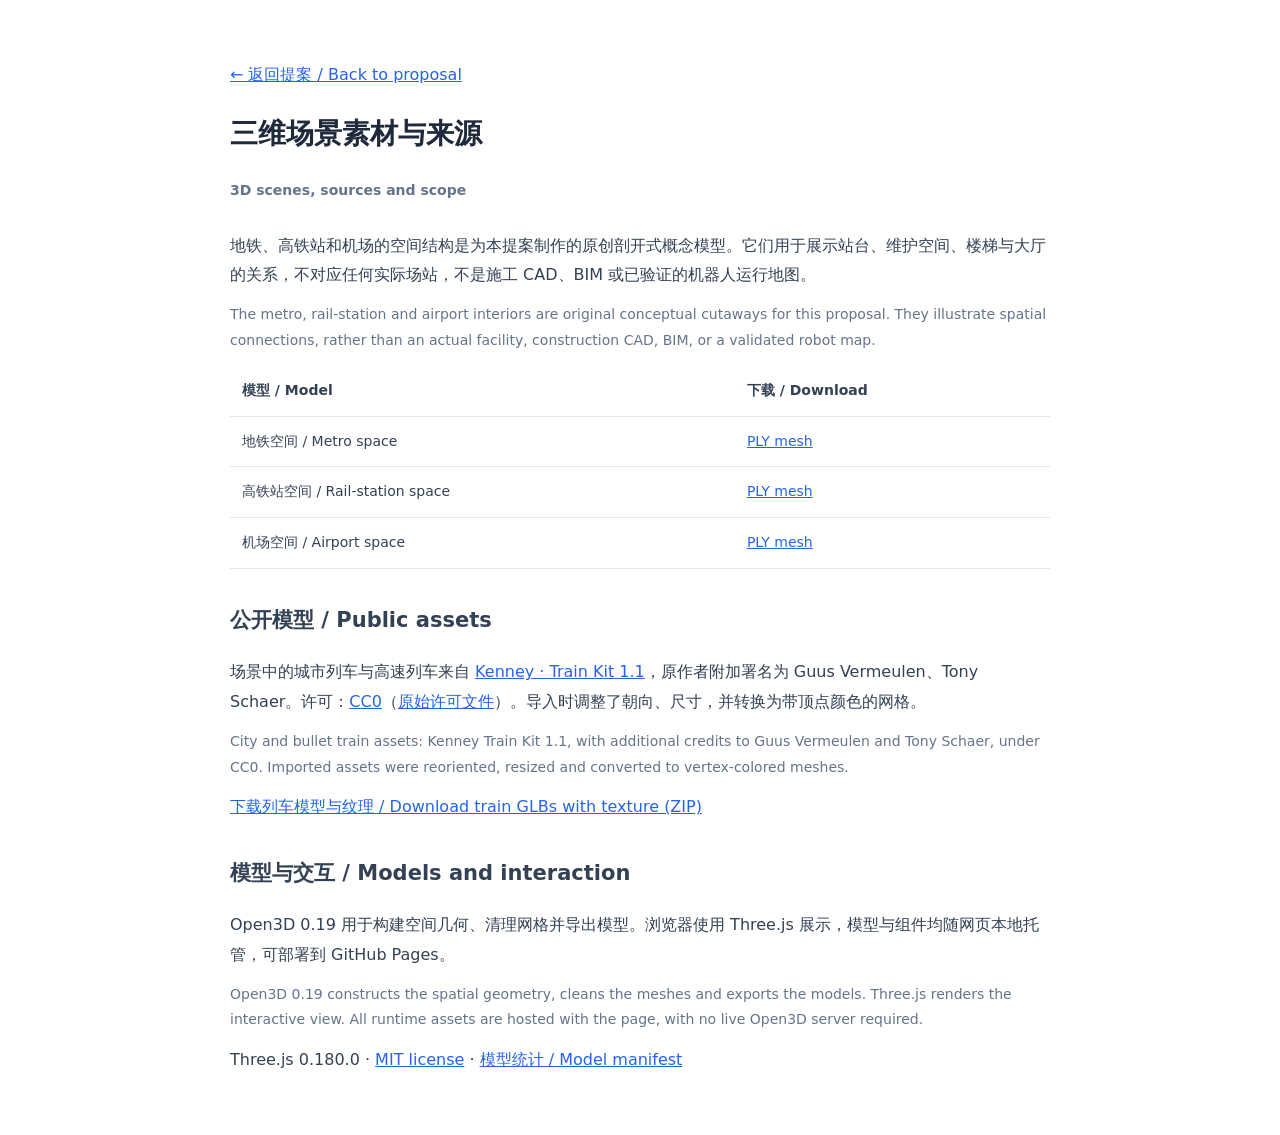
<file: static/models/sources.html>
<!doctype html>
<html lang="zh-CN"><head><meta charset="utf-8"><meta name="viewport" content="width=device-width, initial-scale=1"><title>3D model sources · Red bird project</title><style>body{max-width:820px;margin:60px auto;padding:0 24px;font:16px/1.85 system-ui,sans-serif;color:#334155;background:#fff}h1{font-size:28px;color:#1e293b}h2{font-size:21px;margin-top:32px}a{color:#2563eb}table{border-collapse:collapse;width:100%;font-size:14px}td,th{text-align:left;padding:12px;border-bottom:1px solid #e2e8f0}p{margin:12px 0}.en{color:#64748b;font-size:14px}</style></head><body>
<a href="../../index.html#scenarios">← 返回提案 / Back to proposal</a>
<h1>三维场景素材与来源<br><span class="en">3D scenes, sources and scope</span></h1>
<p>地铁、高铁站和机场的空间结构是为本提案制作的原创剖开式概念模型。它们用于展示站台、维护空间、楼梯与大厅的关系，不对应任何实际场站，不是施工 CAD、BIM 或已验证的机器人运行地图。</p>
<p class="en">The metro, rail-station and airport interiors are original conceptual cutaways for this proposal. They illustrate spatial connections, rather than an actual facility, construction CAD, BIM, or a validated robot map.</p>
<table><thead><tr><th>模型 / Model</th><th>下载 / Download</th></tr></thead><tbody>
<tr><td>地铁空间 / Metro space</td><td><a href="metro.ply" download>PLY mesh</a></td></tr>
<tr><td>高铁站空间 / Rail-station space</td><td><a href="rail.ply" download>PLY mesh</a></td></tr>
<tr><td>机场空间 / Airport space</td><td><a href="airport.ply" download>PLY mesh</a></td></tr>
</tbody></table>
<h2>公开模型 / Public assets</h2>
<p>场景中的城市列车与高速列车来自 <a href="https://kenney.nl/assets/train-kit" target="_blank" rel="noopener noreferrer">Kenney · Train Kit 1.1</a>，原作者附加署名为 Guus Vermeulen、Tony Schaer。许可：<a href="https://creativecommons.org/publicdomain/zero/1.0/" target="_blank" rel="noopener noreferrer">CC0</a>（<a href="Kenney-License.txt">原始许可文件</a>）。导入时调整了朝向、尺寸，并转换为带顶点颜色的网格。</p>
<p class="en">City and bullet train assets: Kenney Train Kit 1.1, with additional credits to Guus Vermeulen and Tony Schaer, under CC0. Imported assets were reoriented, resized and converted to vertex-colored meshes.</p>
<p><a href="transport-assets.zip" download>下载列车模型与纹理 / Download train GLBs with texture (ZIP)</a></p>
<h2>模型与交互 / Models and interaction</h2>
<p>Open3D 0.19 用于构建空间几何、清理网格并导出模型。浏览器使用 Three.js 展示，模型与组件均随网页本地托管，可部署到 GitHub Pages。</p>
<p class="en">Open3D 0.19 constructs the spatial geometry, cleans the meshes and exports the models. Three.js renders the interactive view. All runtime assets are hosted with the page, with no live Open3D server required.</p>
<p>Three.js 0.180.0 · <a href="../vendor/three/LICENSE">MIT license</a> · <a href="manifest.json">模型统计 / Model manifest</a></p>
</body></html>
</file>
<file: static/css/site.css>
:root{--ink:#1e293b;--text:#475569;--muted:#64748b;--blue:#2563eb;--line:#e2e8f0;--light:#f8fafc;--focus:#b45309}
*{box-sizing:border-box}html{scroll-behavior:smooth;scroll-padding-top:28px}body{margin:0;color:var(--ink);background:#fff;font-family:Inter,-apple-system,BlinkMacSystemFont,"Segoe UI","Noto Sans CJK SC","Microsoft YaHei",sans-serif;font-size:16px;line-height:1.8;-webkit-font-smoothing:antialiased}a{color:var(--blue);text-decoration:none}a:hover{text-decoration:underline}button{font:inherit;cursor:pointer}button,a{-webkit-tap-highlight-color:transparent}:focus-visible{outline:3px solid var(--focus);outline-offset:5px}img,svg{max-width:100%}img{display:block;height:auto}p{margin:0 0 18px}h1,h2,h3{margin-top:0;line-height:1.35}h2{font-size:32px;letter-spacing:-.025em;text-align:center;margin-bottom:8px;font-weight:750}h3{font-size:20px;font-weight:650;margin-bottom:12px}figure{margin:0}.container{max-width:1080px;margin:auto;padding-inline:28px}.reading-width{max-width:900px;margin:auto;padding-inline:28px}.topbar{height:76px;display:flex;align-items:center;justify-content:space-between}.top-label{color:var(--ink);font-size:14px;font-weight:750;letter-spacing:.1em;white-space:nowrap}.top-label span{font-size:10px;letter-spacing:.13em;color:var(--muted);font-weight:500;margin-left:12px}.top-label:hover{text-decoration:none}.language-toggle{background:#fff;border:1px solid var(--line);border-radius:7px;padding:5px 12px;color:var(--text);font-size:13px;line-height:1.7}.language-toggle span{margin:0 7px;color:var(--muted)}.language-toggle:hover{border-color:#a4b6cd;background:var(--light)}.publication-header{padding-top:32px;padding-bottom:34px;text-align:center}.eyebrow{color:var(--blue);font-size:13px;letter-spacing:.08em;font-weight:600;margin-bottom:25px}h1{font-size:clamp(31px,3.7vw,48px);line-height:1.35;font-weight:800;letter-spacing:-.035em;margin-bottom:21px}.english-title{font-size:clamp(15px,1.6vw,18px);line-height:1.65;color:var(--text);max-width:830px;margin:0 auto 23px}.publication-status{font-size:15px;color:var(--muted);margin-bottom:23px}.publication-links{display:flex;flex-wrap:wrap;gap:9px;align-items:center;justify-content:center}.resource-button{display:inline-flex;align-items:center;justify-content:center;gap:9px;background:var(--ink);color:#fff;padding:9px 19px;border:0;border-radius:12px;line-height:1.5;font-size:14px;font-weight:600;box-shadow:0 2px 4px #0f172a12;transition:background .15s,transform .15s}.resource-button svg{width:17px;height:17px}.resource-button:hover{background:var(--blue);color:#fff;text-decoration:none;transform:translateY(-2px)}.resource-button.accent{background:#245da5}.resource-button.accent:hover{background:#174278}.teaser{padding-top:14px;padding-bottom:0}.teaser-figure{border-radius:16px;overflow:hidden;box-shadow:0 8px 26px #1e293b0c;border:1px solid #e8edf3;background:var(--light)}.teaser-figure img{width:100%;height:auto}.figure-caption{font-size:16px;color:var(--text);text-align:center;max-width:940px;margin:22px auto 7px;line-height:1.8}.figure-note{font-size:12px;color:var(--muted);text-align:center;margin:0 auto;max-width:860px;line-height:1.8}.section-nav{display:flex;justify-content:center;gap:27px;flex-wrap:wrap;padding:28px 0 32px;font-size:13px}.section-nav a{color:var(--text)}.section-nav a:hover{color:var(--blue)}.section{padding:64px 0 68px}.shaded{background:var(--light);border-top:1px solid #edf1f5;border-bottom:1px solid #edf1f5}.section-kicker{text-align:center;color:var(--muted);font-size:10px;font-weight:600;letter-spacing:.16em;margin-bottom:29px}.prose{font-size:17px;line-height:2;text-align:justify}.scope-note{border-top:1px solid var(--line);margin:23px 0 0;padding-top:19px;font-size:13px;line-height:1.9;color:var(--muted)}.section-intro{text-align:center;font-size:16px;line-height:1.9;max-width:800px;color:var(--text);margin:0 auto 30px}.scenario-tabs{display:flex;justify-content:center;gap:10px;flex-wrap:wrap;margin-bottom:26px}.scenario-tabs button{background:#fff;border:1px solid var(--line);padding:8px 24px;line-height:1.6;border-radius:8px;color:var(--text);font-size:14px;min-width:92px}.scenario-tabs button[aria-selected=true]{background:var(--blue);border-color:var(--blue);color:#fff}.scenario-tabs button:hover{border-color:var(--blue)}.scenario-panel{display:grid;grid-template-columns:1.1fr 1fr;gap:40px;align-items:center;min-height:286px}.scenario-drawing svg{display:block;width:100%;height:auto}.drawing-label{display:block;text-align:center;font-size:11px;color:var(--muted);margin-top:8px}.scenario-index{display:block;font-size:11px;font-weight:600;letter-spacing:.12em;color:var(--blue);margin-bottom:13px}.scenario-description h3{font-size:24px;letter-spacing:-.02em}.scenario-description p{font-size:15px;color:var(--text);line-height:1.95}.scenario-description .scenario-condition{font-size:12px;color:var(--muted);padding-top:14px;border-top:1px solid var(--line);margin-bottom:0}.architecture-image{width:100%;margin:10px auto 34px}.research-questions{display:grid;grid-template-columns:1fr 1fr;gap:26px 42px;max-width:960px;margin:auto}.research-questions article{display:flex;align-items:flex-start;gap:16px}.research-questions article>span{color:var(--blue);font-size:13px;font-weight:700;padding-top:5px}.research-questions h3{font-size:18px;margin-bottom:9px}.research-questions p{color:var(--text);font-size:14px;line-height:1.9;margin-bottom:0}.foundation-layout{display:grid;grid-template-columns:1fr 1.1fr;align-items:center;gap:50px}.platform-figure img{width:100%;height:auto;max-width:420px;margin:auto}.platform-figure figcaption{font-size:11px;line-height:1.7;text-align:center;color:var(--muted);margin-top:18px}.foundation-text h3{font-size:19px;margin:5px 0 9px}.foundation-text>p{color:var(--text);font-size:14px;line-height:1.95;margin-bottom:23px}.evidence-stat{display:flex;align-items:center;gap:19px;border-top:1px solid var(--line);padding-top:21px;margin-bottom:13px}.evidence-stat strong{font-size:44px;line-height:1.2;font-weight:750;letter-spacing:-.035em;color:#245da5;white-space:nowrap}.evidence-stat div{display:flex;flex-direction:column;gap:3px}.evidence-stat b{font-size:13px;font-weight:600}.evidence-stat span{font-size:11px;color:var(--muted)}.foundation-text>p.evidence-note{font-size:11px;color:var(--muted);line-height:1.85;margin-bottom:0}.roadmap{display:grid;grid-template-columns:repeat(4,1fr);gap:27px;list-style:none;padding:0;margin:38px 0 31px}.roadmap li{border-top:2px solid #cbd5e1;padding-top:20px;position:relative}.phase-number{display:block;color:var(--blue);font-size:12px;font-weight:700;letter-spacing:.08em;margin-bottom:13px}.roadmap h3{font-size:19px;margin-bottom:12px}.roadmap p{font-size:14px;color:var(--text);line-height:1.9;margin-bottom:20px}.deliverable{display:block;font-size:12px;font-weight:550;color:#245da5}.metrics-line{font-size:14px;color:var(--text);line-height:1.95;border-top:1px solid var(--line);padding-top:24px;margin-bottom:16px}.team-list{margin:34px 0}.team-list article{display:grid;grid-template-columns:36px 1fr 26px;gap:16px;border-top:1px solid var(--line);padding:22px 2px}.team-list article:last-child{border-bottom:1px solid var(--line)}.team-list article>span:first-child{font-size:12px;color:var(--muted);padding-top:3px}.team-list h3{font-size:19px;margin:0 0 6px}.team-list p{font-size:14px;color:var(--text);margin:0}.role-mark{font-size:19px;color:#94a3b8;padding-top:1px}.join-actions{display:flex;flex-wrap:wrap;align-items:center;justify-content:center;gap:26px}.text-link{font-size:13px}.share-header{display:flex;justify-content:space-between;align-items:center;gap:16px;margin-bottom:20px}.share-header h2{font-size:25px;text-align:left;margin:0}.copy-button{font-size:12px;font-weight:600;color:var(--text);background:#fff;border:1px solid var(--line);padding:7px 13px;border-radius:7px;white-space:nowrap}.copy-button:hover{border-color:var(--blue);color:var(--blue)}.share-summary{background:#eef2f6;padding:23px 25px;border-radius:8px;font-size:14px;line-height:2;color:var(--text);margin-bottom:0;user-select:text}#copy-status{font-size:12px;color:var(--blue);min-height:24px;margin:8px 0 4px}.references{font-size:13px;color:var(--text);padding-top:13px;border-top:1px solid var(--line)}.references summary{cursor:pointer;font-weight:550}.references ul{padding-left:20px;margin-top:16px}.references li{margin-bottom:13px;line-height:1.8}.footer{padding:37px 0 43px;color:var(--muted);font-size:13px;background:#fff}.footer p{margin-bottom:14px}.footer .credits{font-size:11px;line-height:1.9;margin:0}.skip-link{position:absolute;top:-80px;left:15px;z-index:50;background:var(--ink);color:#fff;padding:8px 16px}.skip-link:focus{top:12px}
html[lang=en] h1{font-size:clamp(31px,4vw,49px);line-height:1.18;max-width:980px;margin-inline:auto}html[lang=en] .english-title{max-width:850px;font-size:17px}html[lang=en] .prose{text-align:left;font-size:16px;line-height:1.95}html[lang=en] .evidence-stat{gap:15px}html[lang=en] .section-nav{gap:22px}html[lang=en] .roadmap h3{font-size:18px}
@media(min-width:1450px){.publication-header{padding-top:42px;padding-bottom:40px}.teaser.container{max-width:1120px}}
@media(max-width:760px){.container,.reading-width{padding-inline:22px}.topbar{height:65px}.top-label span{font-size:9px;margin-left:8px}.publication-header{padding-top:24px;padding-bottom:26px}.eyebrow{font-size:11px;letter-spacing:.02em;margin-bottom:21px}h1{font-size:34px;line-height:1.4;letter-spacing:-.04em}.desktop-break{display:none}.english-title{font-size:14px;line-height:1.7;margin-bottom:20px}.english-title br{display:none}.publication-status{font-size:13px}.resource-button{font-size:13px;padding:9px 15px;border-radius:10px}.publication-links{gap:8px}.teaser{padding-top:10px}.teaser-figure{border-radius:11px}.figure-caption{font-size:13px;line-height:1.9;margin-top:18px}.figure-note{font-size:11px}.section-nav{gap:13px 23px;padding:23px 0 27px;font-size:12px}.section{padding:46px 0 48px}h2{font-size:27px}.section-kicker{font-size:9px;margin-bottom:24px}.prose{font-size:15px;line-height:2}.scope-note{font-size:12px}.section-intro{font-size:14px;margin-bottom:25px}.scenario-tabs button{padding:7px 18px;font-size:13px;min-width:86px}.scenario-panel{grid-template-columns:1fr;gap:23px}.scenario-drawing{max-width:530px;margin:auto;width:100%}.scenario-description h3{font-size:22px}.scenario-description p{font-size:14px}.architecture-image{margin:0 auto 28px}.research-questions{grid-template-columns:1fr;gap:24px}.research-questions article{gap:13px}.research-questions h3{font-size:17px}.research-questions p{font-size:13px}.foundation-layout{grid-template-columns:1fr;gap:27px}.platform-figure img{max-width:380px}.foundation-text h3{font-size:18px}.evidence-stat strong{font-size:42px}.roadmap{grid-template-columns:1fr 1fr;gap:28px 25px;margin-top:29px}.roadmap h3{font-size:18px}.roadmap p{font-size:13px;margin-bottom:14px}.deliverable{font-size:11px}.metrics-line{font-size:13px}.team-list article{grid-template-columns:28px 1fr 18px;gap:11px;padding:19px 0}.team-list h3{font-size:17px}.team-list p{font-size:13px}.join-actions{gap:18px}.share-header h2{font-size:22px}.share-summary{font-size:13px;padding:20px;line-height:1.95}html[lang=en] h1{font-size:34px;line-height:1.2}html[lang=en] .english-title{font-size:14px}html[lang=en] .prose{font-size:14px;line-height:1.95}html[lang=en] .section-nav{gap:12px 18px}html[lang=en] .evidence-stat{align-items:flex-start}html[lang=en] .evidence-stat strong{font-size:38px}html[lang=en] .evidence-stat b{font-size:12px}}
@media(max-width:390px){.container,.reading-width{padding-inline:17px}.top-label span{display:none}h1{font-size:30px}.language-toggle{font-size:12px}.resource-button{padding:8px 12px;font-size:12px}.publication-links{gap:6px}.roadmap{gap:25px 19px}.evidence-stat{gap:13px}.evidence-stat strong{font-size:38px}.share-header h2{font-size:20px}html[lang=en] h1{font-size:30px}}
@media(prefers-reduced-motion:reduce){html{scroll-behavior:auto}*,*::before,*::after{animation:none!important;transition:none!important}}

/* Compact identity on the same white canvas as the research proposal. */
.masthead{background:transparent}
.topbar{min-height:84px;height:auto;gap:22px;padding-block:19px}
.project-identity{display:flex;align-items:center;gap:24px;min-width:0}
.university-logo{display:block;width:176px;flex-shrink:0}
.university-logo img{width:100%;height:auto}
.top-label{padding:0;font-size:14px;line-height:1.5;letter-spacing:.01em;color:var(--ink);font-weight:600}
.top-label span{display:block;margin:3px 0 0;font-size:8px;letter-spacing:.14em;color:var(--muted)}
.language-toggle{flex-shrink:0}
.publication-header{padding-top:35px}
.contribution{padding:6px 0 29px;margin-bottom:25px;border-bottom:1px solid var(--line)}
.contribution h2{font-size:23px;text-align:left;margin-bottom:4px}
.contribution-kicker{font-size:9px;letter-spacing:.15em;margin-bottom:19px}
.contributor{display:grid;grid-template-columns:150px 1fr;gap:24px;align-items:baseline;font-size:14px}
.contributor>a{font-weight:600}
.contributor p{margin:0;color:var(--text)}
.footer-project{font-size:12px}
html[lang=en] .contribution-kicker{display:none}
html[lang=en] .contribution h2{margin-bottom:18px}
@media(max-width:760px){
  .topbar{padding-block:17px;gap:14px;min-height:78px}
  .project-identity{gap:20px}
  .university-logo{width:165px}
  .top-label{font-size:13px}
  .top-label span{font-size:8px;margin:3px 0 0}
  .language-toggle{font-size:12px;padding:5px 9px}
  .language-toggle span{margin:0 4px}
  .publication-header{padding-top:28px}
  .contributor{grid-template-columns:1fr;gap:5px;font-size:13px}
}
@media(max-width:560px){
  .project-identity{flex-direction:column;align-items:flex-start;gap:8px}
  .university-logo{width:150px}
  .top-label{font-size:12px;line-height:1.3;margin-left:6px}
  .top-label span{display:none}
  .topbar{align-items:flex-start;gap:12px;padding-block:17px}
  .language-toggle{margin-top:6px}
}
@media(max-width:360px){.language-toggle{font-size:11px;padding-inline:6px}}

/* Research evidence: capability summaries, original experiment figures and a linked demo. */
.research-study{padding-top:12px}
.research-study+.research-study{margin-top:48px;padding-top:44px;border-top:1px solid var(--line)}
.study-heading{margin-bottom:16px}
.study-index{display:block;color:var(--blue);font-size:10px;font-weight:650;letter-spacing:.14em;margin-bottom:12px}
.study-heading h3{font-size:27px;letter-spacing:-.025em;line-height:1.4;margin:0;max-width:900px}
.study-lead{max-width:940px;color:var(--text);font-size:15px;line-height:1.95;margin-bottom:18px}
.study-paper-name{font-size:13px;color:var(--muted);margin-top:-5px;margin-bottom:15px}
.capability-tags{display:flex;flex-wrap:wrap;gap:8px;list-style:none;padding:0;margin:0 0 26px}
.capability-tags li{font-size:11px;line-height:1.6;color:#245da5;border:1px solid #dbe5f0;background:#f7faff;border-radius:5px;padding:4px 9px}
.research-gallery{display:grid;grid-template-columns:1fr 1fr;gap:28px}
.research-image-link{display:block;border:1px solid var(--line);border-radius:9px;overflow:hidden;background:#fff;transition:box-shadow .15s}
.research-image-link:hover{box-shadow:0 3px 17px #1e293b15}
.research-image-link img{width:100%;height:auto}
.research-study figcaption{font-size:11px;color:var(--muted);line-height:1.8;margin-top:12px}
.video-window{display:block;position:relative;aspect-ratio:4/3;overflow:hidden;border-radius:9px;background:#152332;color:#fff;isolation:isolate}
.video-window>img{width:100%;height:100%;object-fit:cover;object-position:top;transition:transform .2s}
.video-window:after{content:"";position:absolute;inset:0;background:linear-gradient(180deg,#05152c26 0%,#05152c05 35%,#05152ccf 100%);z-index:1}
.video-window:hover>img{transform:scale(1.025)}
.video-window:hover{text-decoration:none}
.video-badge{position:absolute;z-index:2;top:16px;right:16px;font-size:9px;font-weight:650;letter-spacing:.09em;background:#122439c9;padding:4px 9px;border-radius:4px}
.play-symbol{position:absolute;z-index:2;top:44%;left:50%;transform:translate(-50%,-50%);width:62px;height:62px;border:1px solid #ffffffb3;border-radius:50%;display:grid;place-items:center;background:#13243d70;backdrop-filter:blur(4px)}
.play-symbol svg{width:31px;height:31px}
.video-copy{position:absolute;z-index:2;bottom:23px;left:24px;right:24px;display:flex;flex-direction:column;gap:4px}
.video-copy strong{font-size:22px;line-height:1.4;letter-spacing:-.01em}
.video-copy>span{font-size:12px;color:#f1f5f9}
.video-figure>.text-link{display:inline-block;font-size:11px;margin-top:9px}
.study-facts{display:grid;grid-template-columns:1fr 1fr 1fr;gap:28px;margin-top:29px;padding-top:23px;border-top:1px solid var(--line)}
.research-study h4{font-size:13px;font-weight:650;line-height:1.5;margin:0 0 9px;color:var(--ink)}
.study-facts p,.gas-study-notes>p{font-size:13px;color:var(--text);line-height:1.9;margin:0}
.study-links{display:flex;align-items:center;flex-wrap:wrap;gap:23px;margin-top:25px}
.study-links .resource-button{font-size:12px;padding:9px 16px}
.study-links .text-link{font-size:12px}
.gas-study-layout{display:grid;grid-template-columns:1.25fr 1fr;gap:34px;align-items:start}
.gas-study-notes h4:not(:first-child){margin-top:21px}
.gas-study-notes>p.study-measurement-note{font-size:11px;color:var(--muted);border-top:1px solid var(--line);margin-top:22px;padding-top:15px}
.simulation-figure{margin-top:29px}
.foundation-bridge{font-size:14px;line-height:1.95;color:var(--text);margin:32px 0 0;border-left:3px solid #9cbbdf;padding:6px 0 6px 20px}
@media(max-width:760px){
 .research-study+.research-study{margin-top:36px;padding-top:32px}
 .study-heading h3{font-size:23px}
 .study-lead{font-size:14px}
 .research-gallery,.gas-study-layout{grid-template-columns:1fr;gap:25px}
 .study-facts{grid-template-columns:1fr;gap:20px}
 .video-copy strong{font-size:23px}
 .research-study figcaption{font-size:11px}
 .foundation-bridge{font-size:13px}
 .gas-study-notes h4:not(:first-child){margin-top:18px}
}
@media(max-width:390px){.study-heading h3{font-size:21px}.video-copy{left:18px;right:18px;bottom:18px}.video-copy strong{font-size:21px}.play-symbol{width:51px;height:51px}}

/* Interactive transport-space models. */
.scenario-panel{grid-template-columns:minmax(0,1.65fr) minmax(0,1fr);gap:32px;align-items:center}
.scenario-3d{min-width:0;align-self:start}.scene-toolbar{display:flex;justify-content:space-between;align-items:center;border:1px solid #dfe6ee;border-bottom:0;border-radius:12px 12px 0 0;padding:10px 14px;background:#f8fafc;gap:12px}
.scene-tag{font-size:11px;font-weight:700;letter-spacing:.08em;color:#2c5879}.scene-tag>span{font-size:11px;font-weight:500;letter-spacing:0;margin-left:8px}
.scene-stage{position:relative;height:410px;overflow:hidden;background:#eef3f7;border:1px solid #dfe6ee;border-top:0;border-bottom:0;isolation:isolate}.scene-stage canvas{display:block;width:100%;height:100%;touch-action:none;cursor:grab}.scene-stage canvas:active{cursor:grabbing}.scene-stage canvas:focus-visible{outline-offset:-4px}.scene-labels{position:absolute;inset:0;pointer-events:none;overflow:hidden}.scene-label{position:absolute;left:0;top:0;background:#ffffffed;border:1px solid #d3e0eb;box-shadow:0 2px 10px #27465e0c;border-radius:4px;padding:2px 7px;font-size:10px;white-space:nowrap;color:#355570;transform:translate(-50%,-100%)}.scene-label:before{content:"";display:inline-block;width:5px;height:5px;border-radius:50%;background:#347dac;vertical-align:middle;margin-right:5px}.scene-caption{position:absolute;bottom:12px;left:15px;font-size:10px;letter-spacing:.04em;color:#627689;pointer-events:none}.scene-status{position:absolute;inset:0;display:flex;justify-content:center;align-items:center;background:#eef3f7ee;padding:28px;text-align:center;color:#52718b;font-size:13px;z-index:3}.scene-status[hidden]{display:none}
.scene-controls{display:flex;justify-content:space-between;align-items:center;gap:10px;border:1px solid #dfe6ee;border-radius:0 0 12px 12px;background:#f8fafc;padding:9px 11px}.scene-help{font-size:10px;color:#718096}.scene-controls>div{display:flex;gap:4px;flex-shrink:0}.scene-controls button{font-size:11px;line-height:1.6;background:#fff;border:1px solid #dbe4ed;color:#426078;border-radius:4px;padding:4px 8px;min-width:27px}.scene-controls button:hover{border-color:#347dac;color:#245da5}.scene-controls button:disabled{opacity:.45;cursor:default}.scene-credit{font-size:10px;line-height:1.8;color:#7b8795;margin-top:10px;padding:0 2px}.scene-credit a{white-space:nowrap}
@media(max-width:900px){.scenario-panel{grid-template-columns:1.5fr 1fr;gap:25px}.scene-stage{height:350px}.scene-controls{flex-wrap:wrap}.scenario-description h3{font-size:22px}}
@media(max-width:760px){.scenario-panel{grid-template-columns:1fr;gap:25px}.scene-stage{height:390px}.scene-controls{flex-wrap:nowrap}.scene-credit{font-size:11px}.scenario-description{padding-top:3px}}
@media(max-width:420px){.scene-stage{height:325px}.scene-controls{flex-wrap:wrap}.scene-help{width:100%}.scene-label{font-size:9px}.scene-tag>span{margin-left:3px}}



/* Gas study: one continuous reading column with figures beside their explanation. */
.gas-story .study-heading,.gas-narrative{max-width:850px;margin-left:auto;margin-right:auto}
.gas-story .study-heading{margin-bottom:20px}
.gas-narrative>p{font-size:15px;line-height:1.95;color:var(--text);margin:0 0 22px}
.gas-narrative>.gas-opening{font-size:17px;line-height:1.95;color:#334155}
.gas-narrative strong{color:var(--ink);font-weight:650}
.gas-hardware-figure{max-width:690px;margin:28px auto}
.gas-simulation-figure{margin:25px 0 28px}
.gas-story figcaption{text-align:center;margin-top:10px}
.gas-narrative>.gas-proposal-link{margin-bottom:14px}
.gas-narrative>.gas-source-note{font-size:11px;line-height:1.8;color:var(--muted);margin:0}
@media(max-width:760px){.gas-narrative>p{font-size:14px;line-height:1.95}.gas-narrative>.gas-opening{font-size:16px}.gas-hardware-figure{margin:23px 0}.gas-story .study-heading{margin-bottom:15px}}

.gas-results-wrap{margin:24px 0 13px;overflow-x:auto}.gas-results{width:100%;border-collapse:collapse;font-size:14px;line-height:1.7}.gas-results caption{text-align:left;color:var(--ink);font-weight:600;margin-bottom:12px}.gas-results th,.gas-results td{text-align:left;padding:11px 16px;border-bottom:1px solid #dfe6ee}.gas-results th{font-weight:550}.gas-results thead{background:#eef3f8;color:#35546e}.gas-results td{font-variant-numeric:tabular-nums;white-space:nowrap}.gas-narrative>.gas-results-note{font-size:12px;line-height:1.9;color:var(--muted);margin-bottom:25px}@media(max-width:560px){.gas-results{font-size:12px}.gas-results th,.gas-results td{padding:9px 8px}}
</file>
<file: static/css/navigation.css>
.navigation-shell{max-width:1280px;margin:auto;padding-inline:28px}.navigation-demo{border:1px solid var(--line);border-radius:14px;background:#fff;box-shadow:0 10px 30px #19324a08;overflow:hidden}.navigation-toolbar{display:flex;align-items:end;gap:10px;flex-wrap:wrap;padding:20px 22px 14px}.navigation-toolbar label{display:flex;flex-direction:column;gap:4px;font-size:11px;color:var(--muted)}.navigation-demo select,.navigation-demo button{background:#fff;color:var(--ink);border:1px solid #d6e0eb;border-radius:6px;padding:6px 10px;font:inherit;font-size:12px;line-height:1.6}.navigation-demo select{max-width:100%;height:34px}.navigation-demo button:hover:enabled{border-color:var(--blue);color:var(--blue);background:#f5f9ff}.navigation-demo button:disabled,.navigation-demo select:disabled{opacity:.5;cursor:wait}.navigation-route-label{margin-left:auto}.navigation-toolbar select{min-width:210px}.navigation-summary{padding:0 22px 15px;display:flex;justify-content:space-between;gap:10px;align-items:center;font-size:12px;color:var(--text)}.navigation-badge{color:#356a75;background:#eef7f7;border-radius:4px;padding:2px 8px;font-size:10px;white-space:nowrap}.navigation-status{margin:0 22px 14px;padding:9px 12px;background:#eef4fb;border-radius:6px;color:#3e6484;font-size:12px}.navigation-status[hidden]{display:none}.navigation-views{display:grid;grid-template-columns:1.6fr 1fr;border-top:1px solid var(--line)}.navigation-world{min-width:0;position:relative;border-right:1px solid var(--line)}.navigation-stage{position:relative;height:490px;background:#f0f5f8;overflow:hidden;touch-action:none}.navigation-stage canvas{display:block;width:100%;height:100%;cursor:grab}.navigation-stage canvas:active{cursor:grabbing}.navigation-labels{position:absolute;inset:0;pointer-events:none;overflow:hidden}.navigation-labels span{position:absolute;left:0;top:0;padding:1px 6px;border-radius:4px;color:#fff;background:#167756;font-size:11px;font-weight:700;transform:translate(-50%,-170%);box-shadow:0 1px 4px #1c324820}.navigation-labels #nav-goal-label{background:#bd4b48}.navigation-view-controls{display:flex;gap:12px;padding:12px 14px 8px;align-items:center;flex-wrap:wrap}.navigation-view-controls button{font-size:10px;padding:3px 8px}.navigation-view-controls label{display:flex;align-items:center;gap:5px;font-size:10px;color:var(--muted);white-space:nowrap}.navigation-view-controls input[type=range]{width:72px;accent-color:var(--blue)}.navigation-view-controls input[type=checkbox]{accent-color:var(--blue)}.navigation-legend{display:flex;gap:16px;flex-wrap:wrap;padding:4px 16px 12px;font-size:10px;color:var(--muted)}.navigation-legend>span{display:inline-flex;gap:5px;align-items:center}.navigation-legend i{display:inline-block;width:14px;height:2px;background:#438ac0}.navigation-legend i.trail{background:#e87745}.navigation-legend i.depth{background:#11a6ad}.navigation-sensors{display:flex;flex-direction:column;gap:16px;padding:18px;min-width:0;justify-content:center}.navigation-camera-pair{display:grid;grid-template-columns:1fr 1fr;gap:12px}.navigation-sensors figure{min-width:0}.navigation-sensors figcaption{display:flex;align-items:center;justify-content:space-between;gap:6px;margin:0 0 6px;color:#4b6175;font-size:10px;font-weight:600}.navigation-sensors img{width:100%;aspect-ratio:16/9;object-fit:contain;background:#111c2c;border-radius:5px;image-rendering:auto}.navigation-lidar img{width:100%;aspect-ratio:16/9}.navigation-lidar select{font-size:10px;height:26px;padding:2px 6px}.navigation-range{display:flex;justify-content:space-between;font-size:9px;color:var(--muted);line-height:1.5;margin-top:3px}.navigation-depth-key,.navigation-lidar-key{height:3px;margin-top:7px;border-radius:2px;background:linear-gradient(90deg,#30123b,#4662d7,#28bceb,#a4fc3c,#f7a032,#7a0403)}.navigation-lidar-key{background:linear-gradient(90deg,#7a0403,#f7a032,#a4fc3c,#28bceb,#4662d7,#30123b)}.navigation-readout{display:grid;grid-template-columns:1fr 1fr;gap:12px;border-top:1px solid var(--line);padding-top:14px}.navigation-readout div{display:flex;flex-direction:column;gap:1px;min-width:0}.navigation-readout span{font-size:10px;color:var(--muted)}.navigation-readout strong{font-size:11px;color:#36516c;font-weight:550;font-variant-numeric:tabular-nums;white-space:nowrap}.navigation-playbar{display:flex;gap:10px;align-items:center;border-top:1px solid var(--line);padding:15px 20px;background:#f9fbfd}.navigation-playbar #nav-play{background:#245da5;border-color:#245da5;color:#fff;min-width:72px}.navigation-playbar #nav-play:hover:enabled{background:#174278;color:#fff}.navigation-playbar input{flex:1;min-width:60px;accent-color:#245da5}.navigation-playbar output{font-size:11px;white-space:nowrap;color:var(--text);font-variant-numeric:tabular-nums}.navigation-help,.navigation-scope{max-width:1000px;margin:17px auto 0;font-size:12px;line-height:1.9;color:var(--muted);text-align:center}.navigation-scope{font-size:11px;margin-top:6px}
@media(max-width:980px){.navigation-toolbar select{min-width:170px}.navigation-views{grid-template-columns:1.3fr 1fr}.navigation-stage{height:450px}.navigation-toolbar{gap:8px}.navigation-summary{align-items:flex-start}}
@media(max-width:760px){.navigation-shell{padding-inline:18px}.navigation-toolbar{padding:15px 14px;gap:10px}.navigation-toolbar label{flex:1;min-width:170px}.navigation-route-label{margin-left:0}.navigation-toolbar button{font-size:11px}.navigation-toolbar select{width:100%;min-width:0}.navigation-summary{padding:0 14px 14px;font-size:11px}.navigation-badge{display:none}.navigation-views{grid-template-columns:1fr}.navigation-world{border-right:0;border-bottom:1px solid var(--line)}.navigation-stage{height:380px}.navigation-sensors{display:grid;grid-template-columns:1fr 1fr;padding:14px;gap:14px}.navigation-camera-pair{grid-template-columns:1fr}.navigation-lidar{align-self:start}.navigation-readout{grid-column:1/-1;grid-template-columns:repeat(2,1fr)}.navigation-playbar{flex-wrap:wrap;padding:12px 14px;gap:8px}.navigation-playbar input{min-width:90px}.navigation-playbar output{order:2;margin-left:auto}.navigation-playbar select{order:3}.navigation-sensors figcaption{font-size:9px}.navigation-lidar figcaption{flex-wrap:wrap}.navigation-readout strong{font-size:11px}.navigation-scope{text-align:left}.navigation-view-controls{gap:8px}}
@media(prefers-reduced-motion:reduce){.navigation-demo *{scroll-behavior:auto}}
</file>
